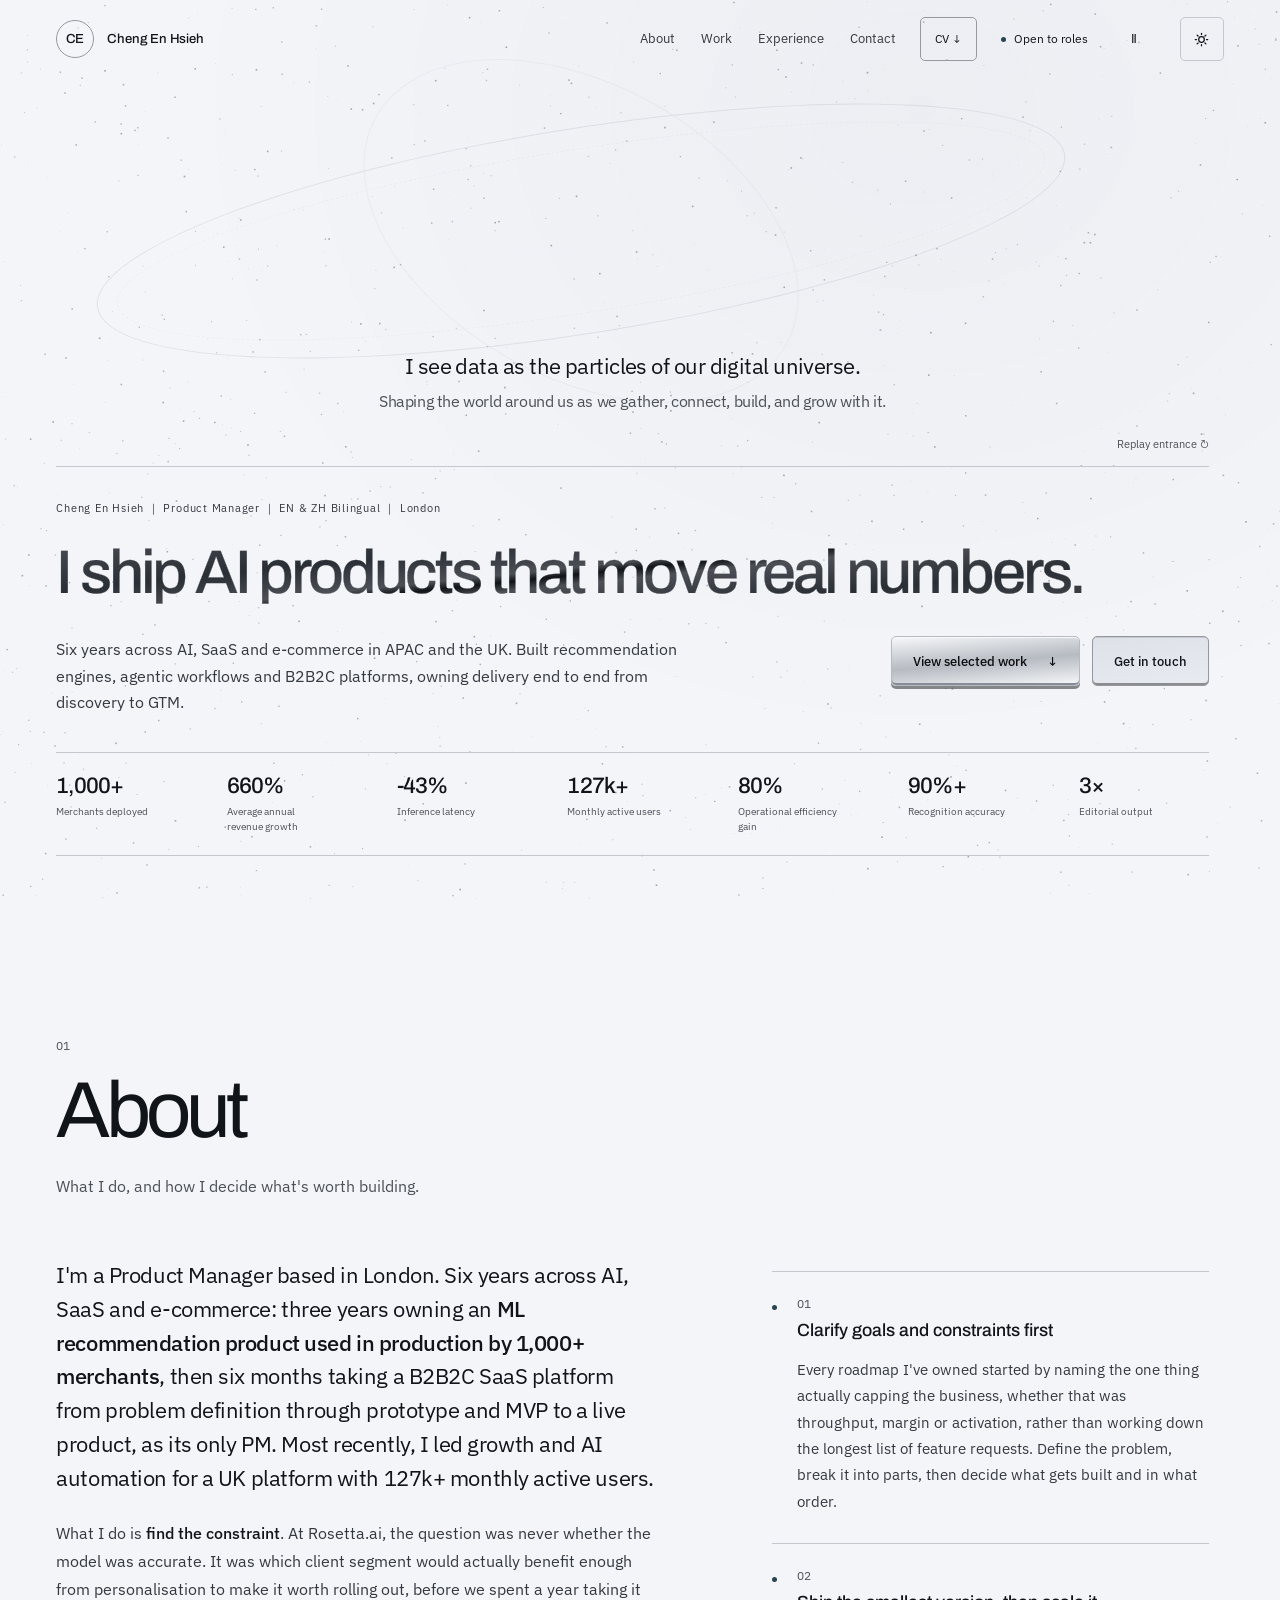
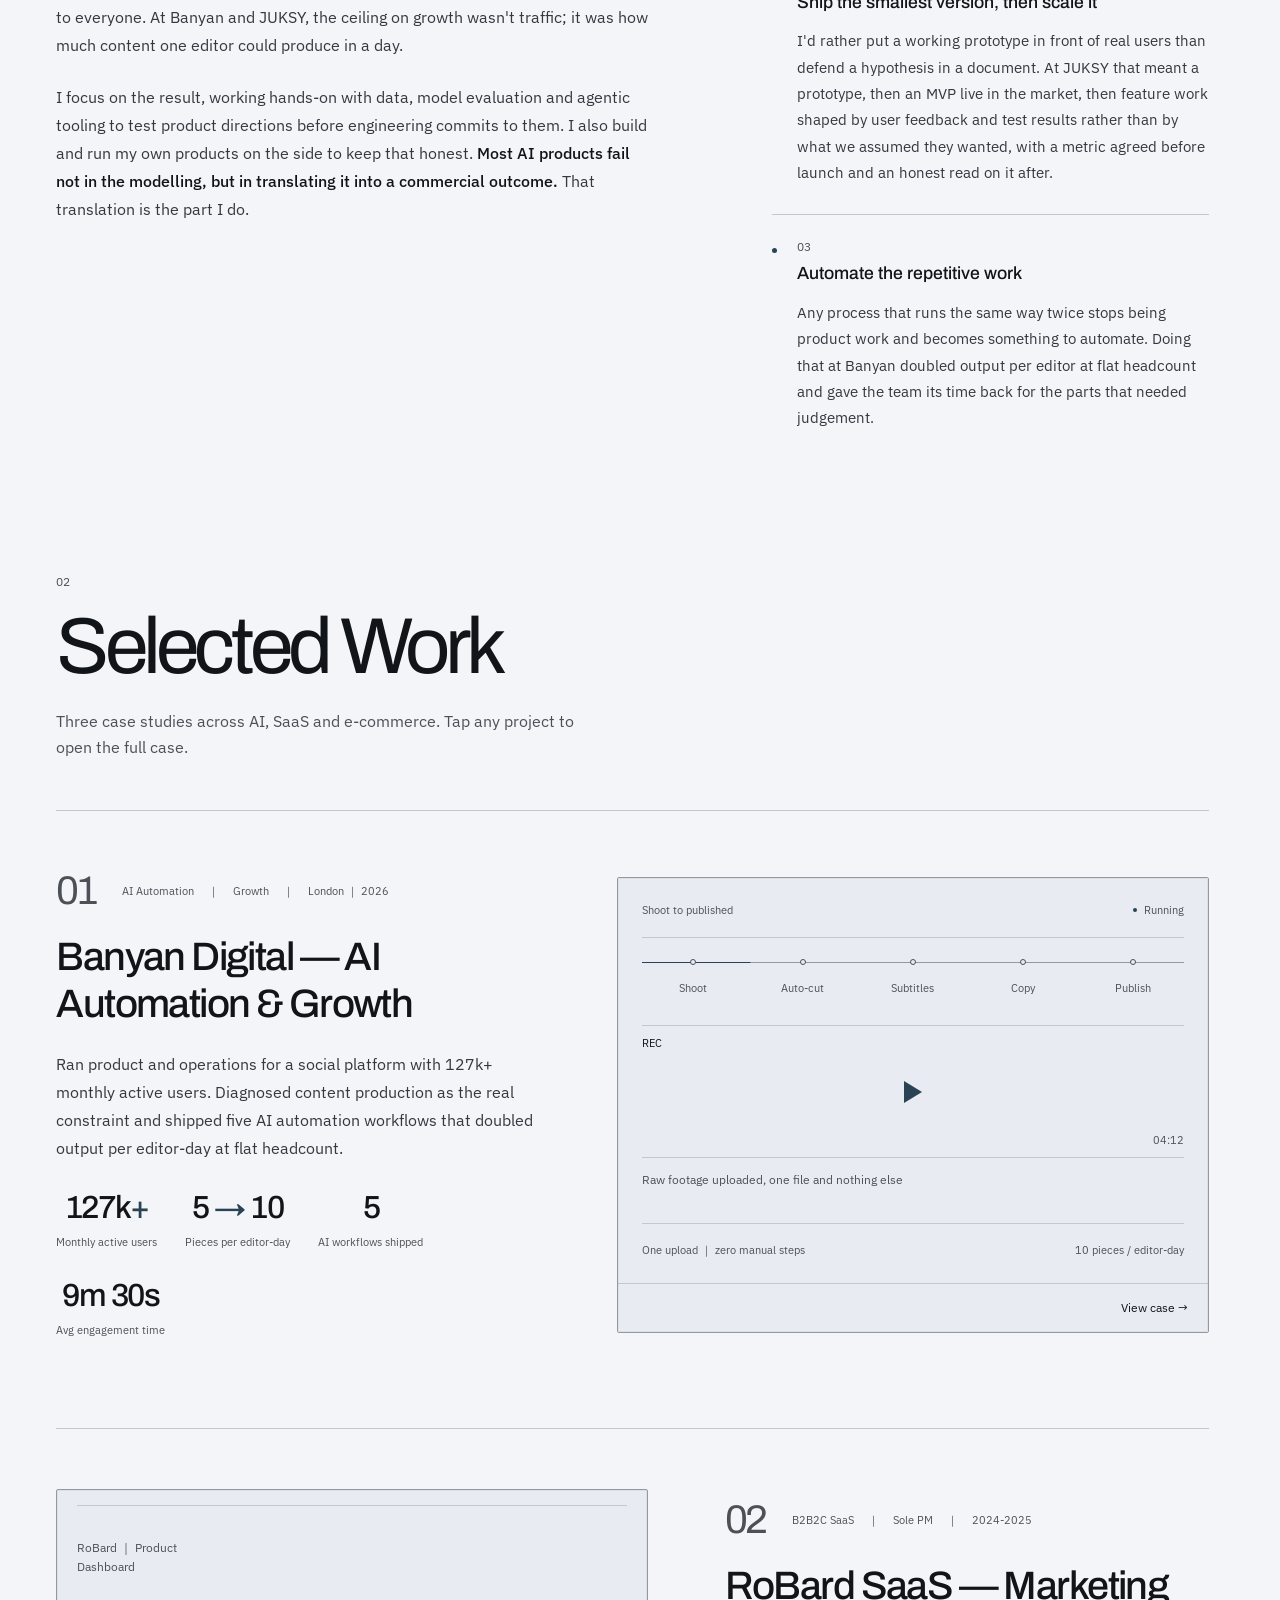
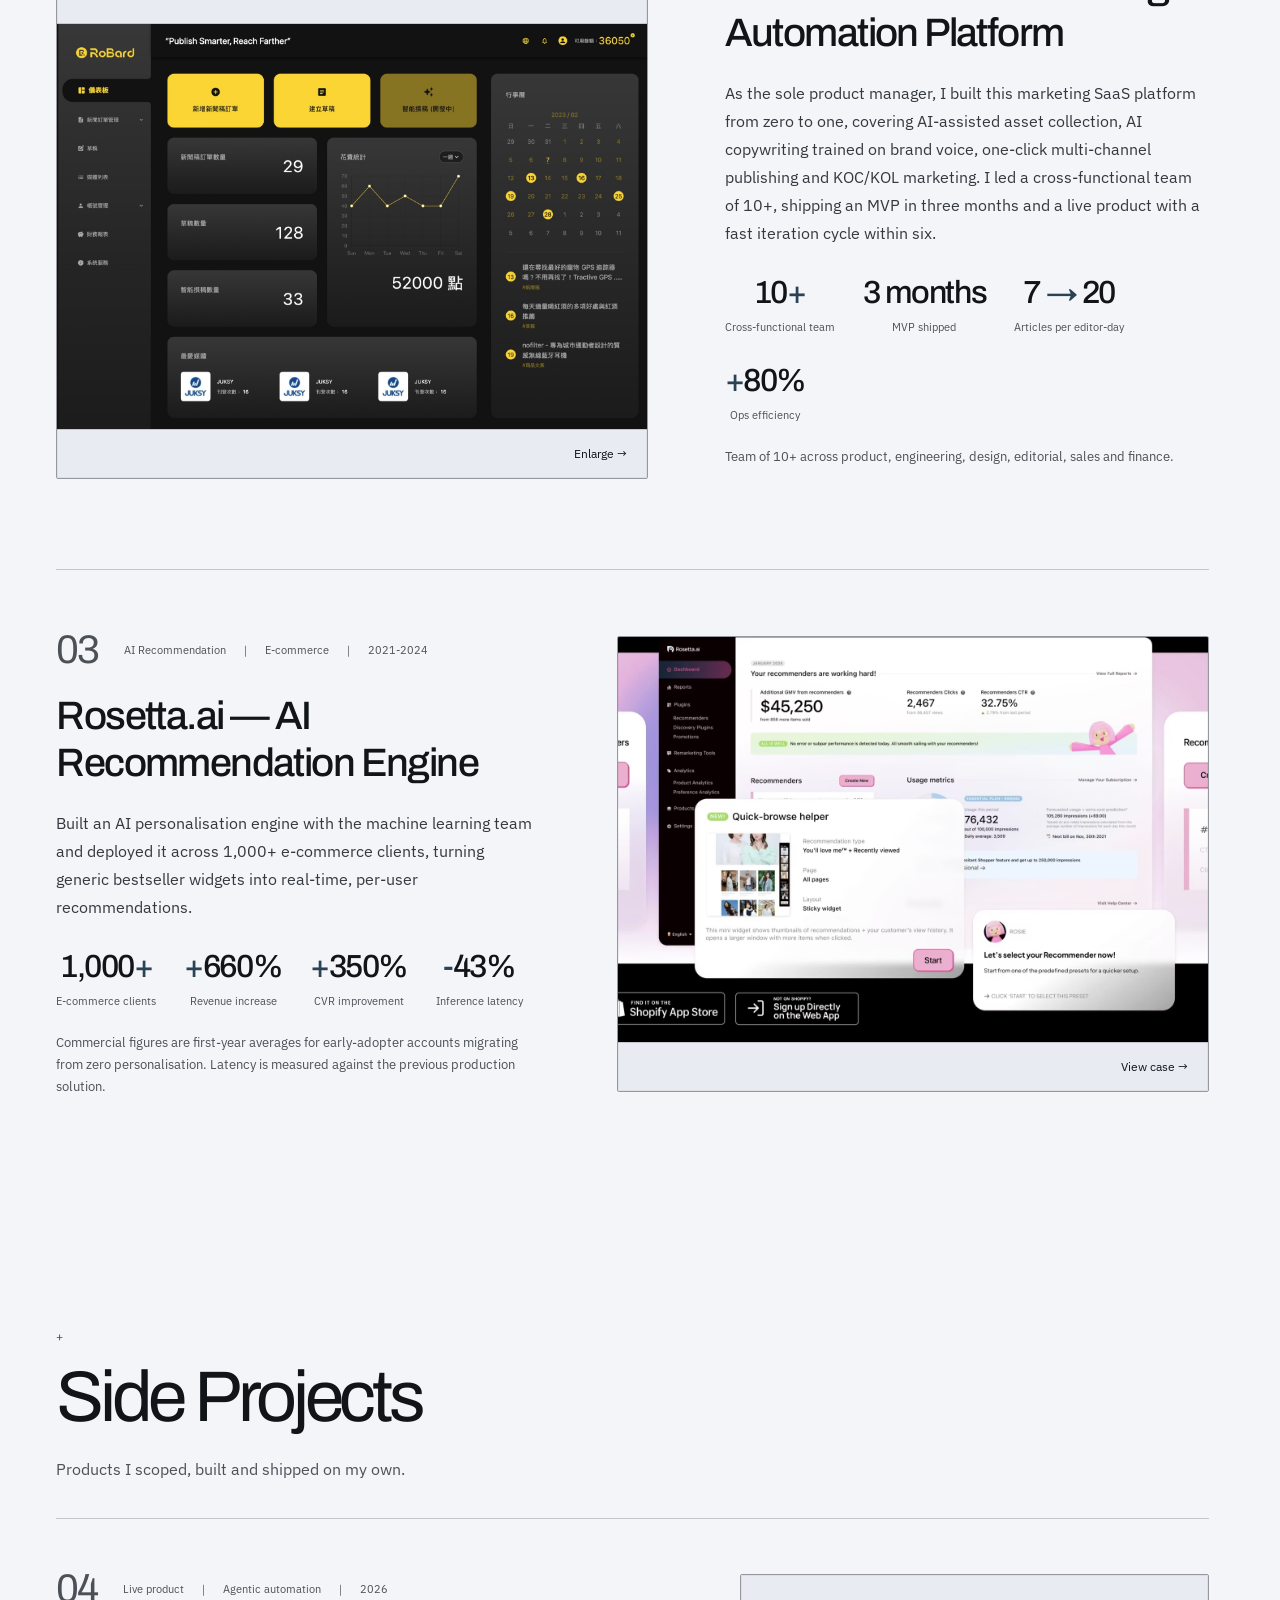
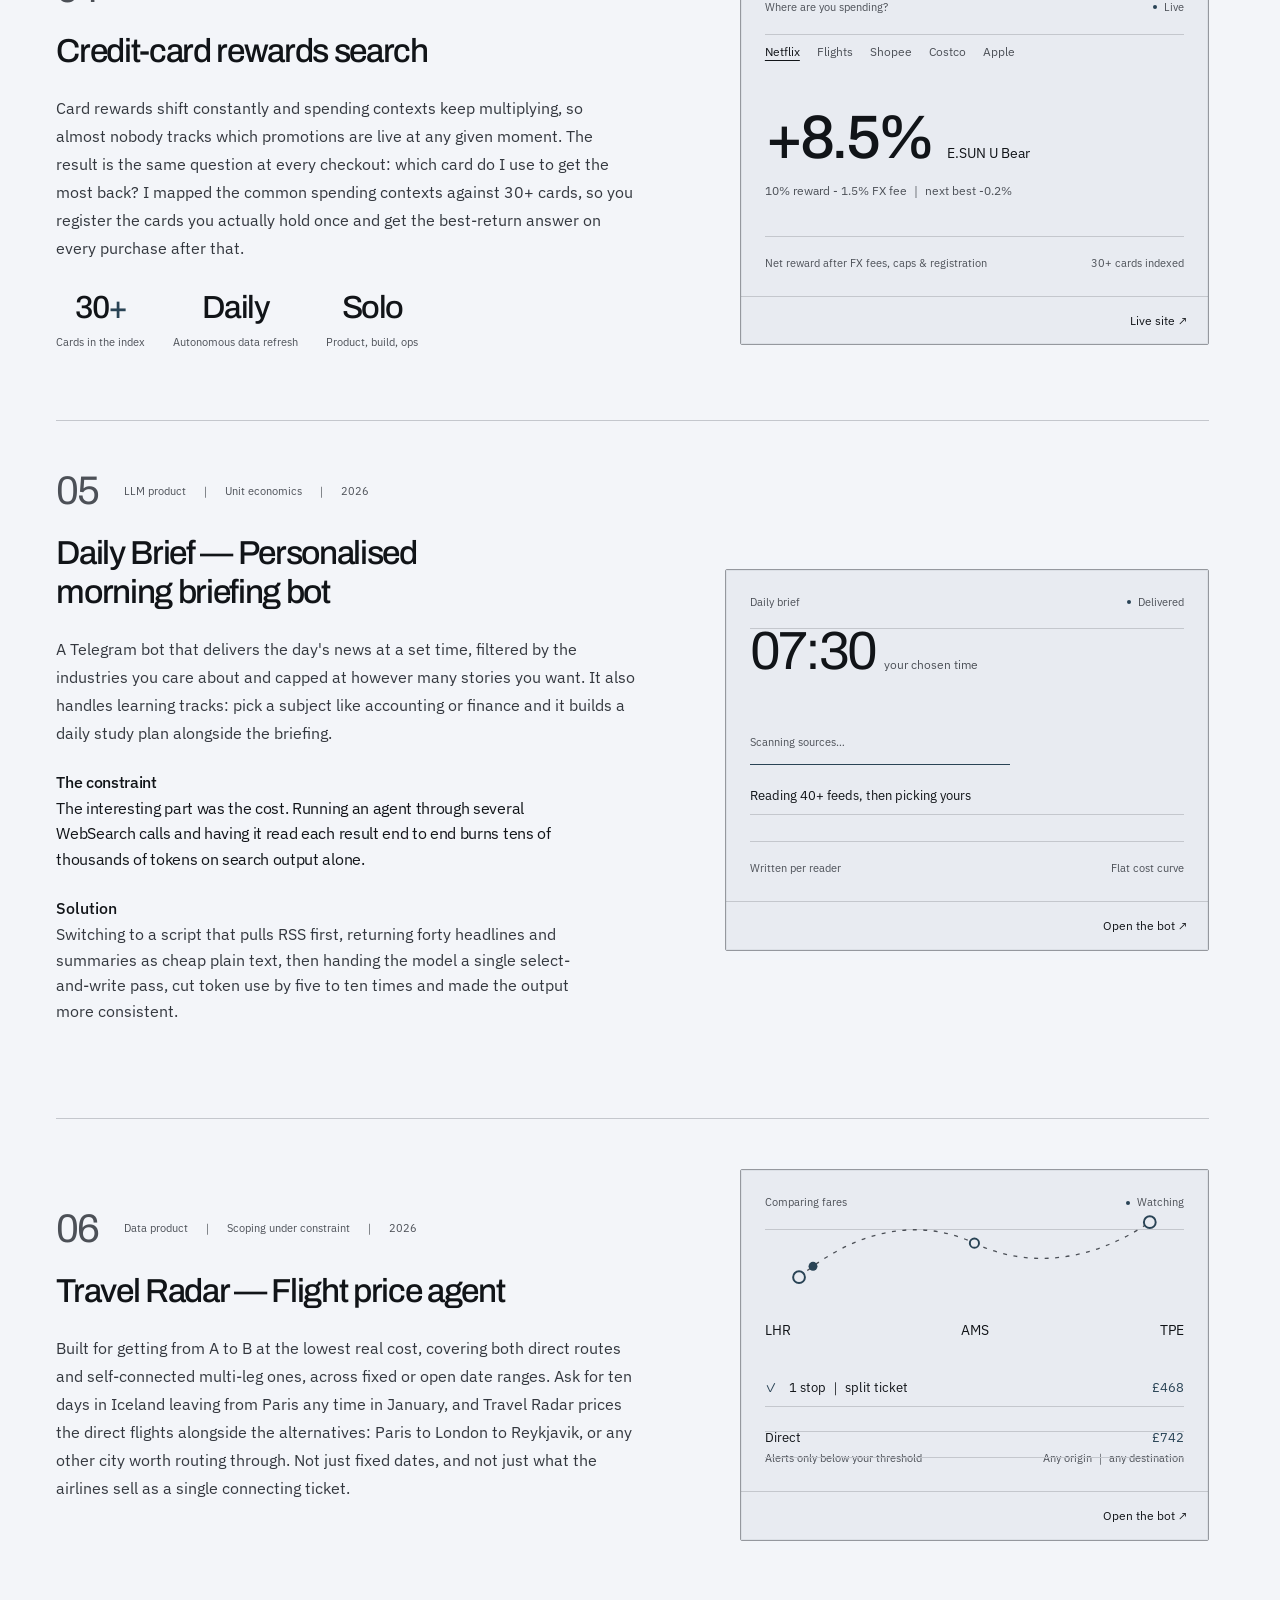
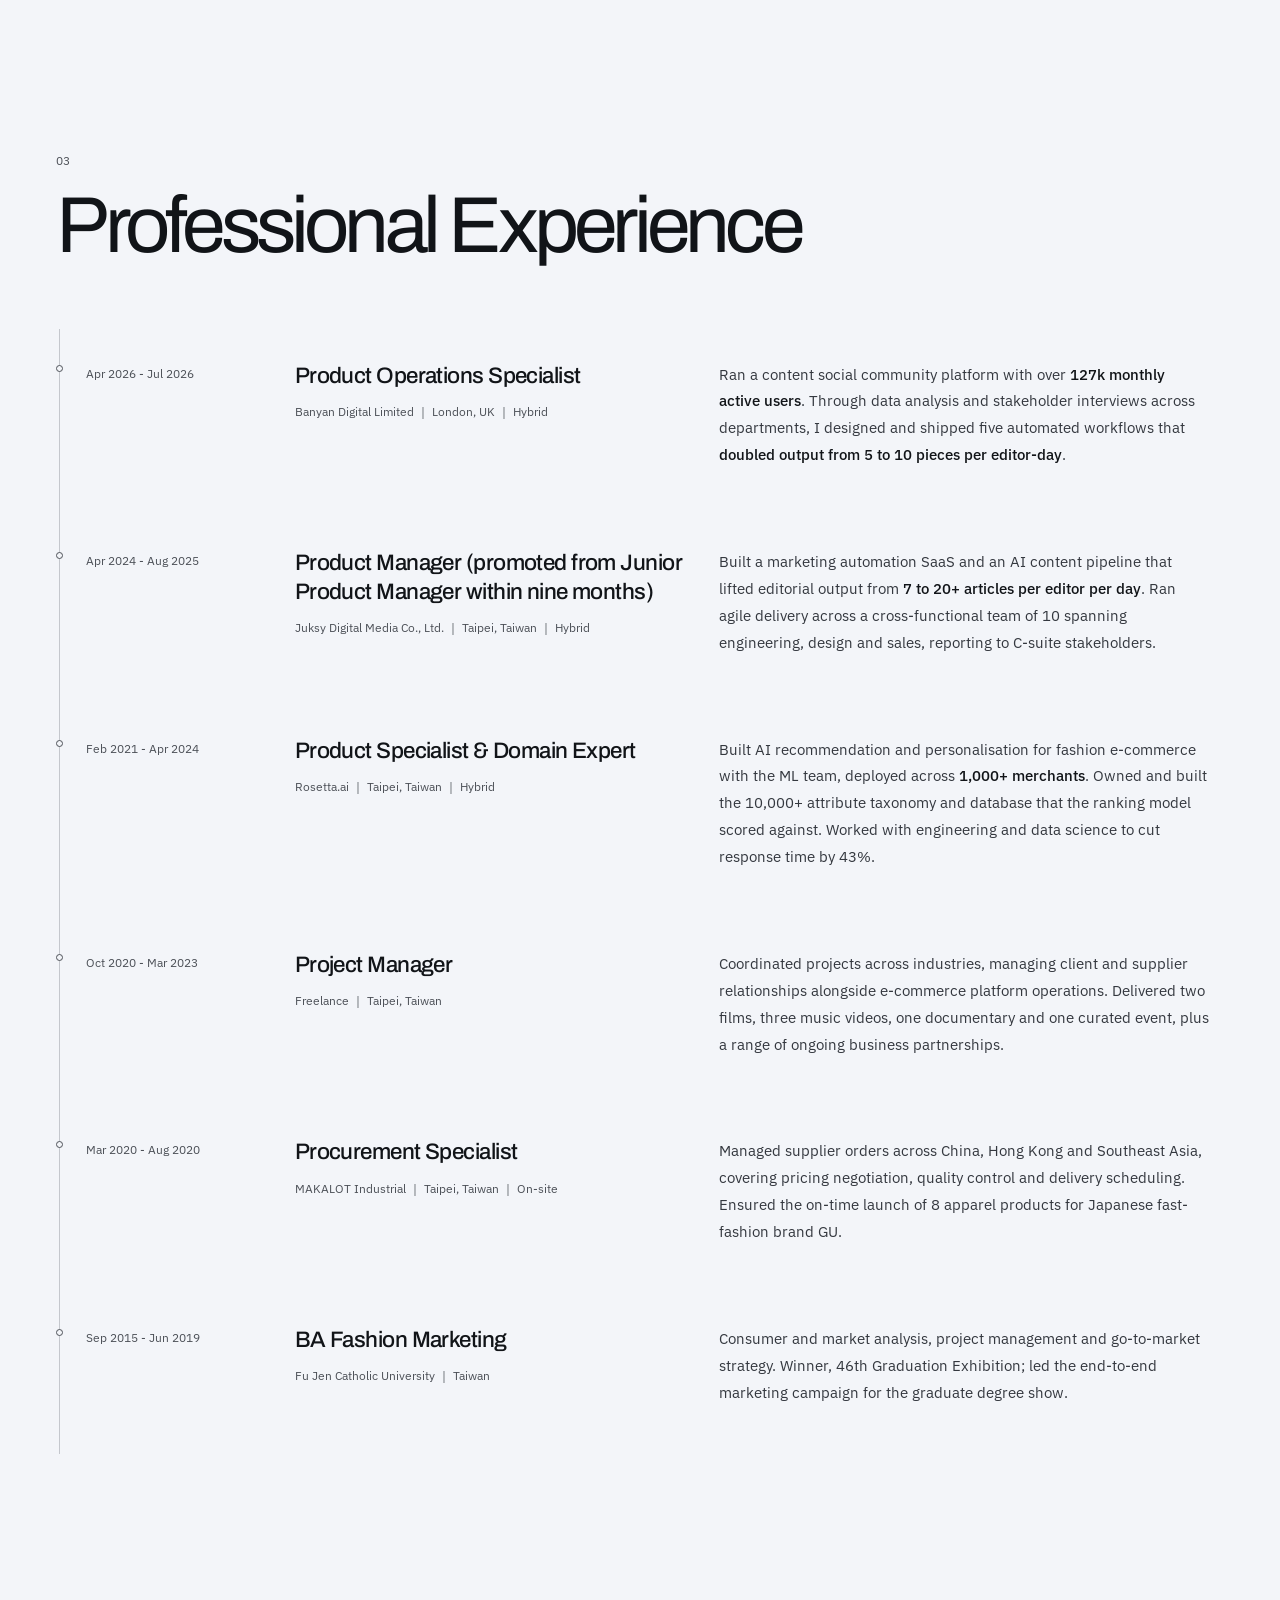
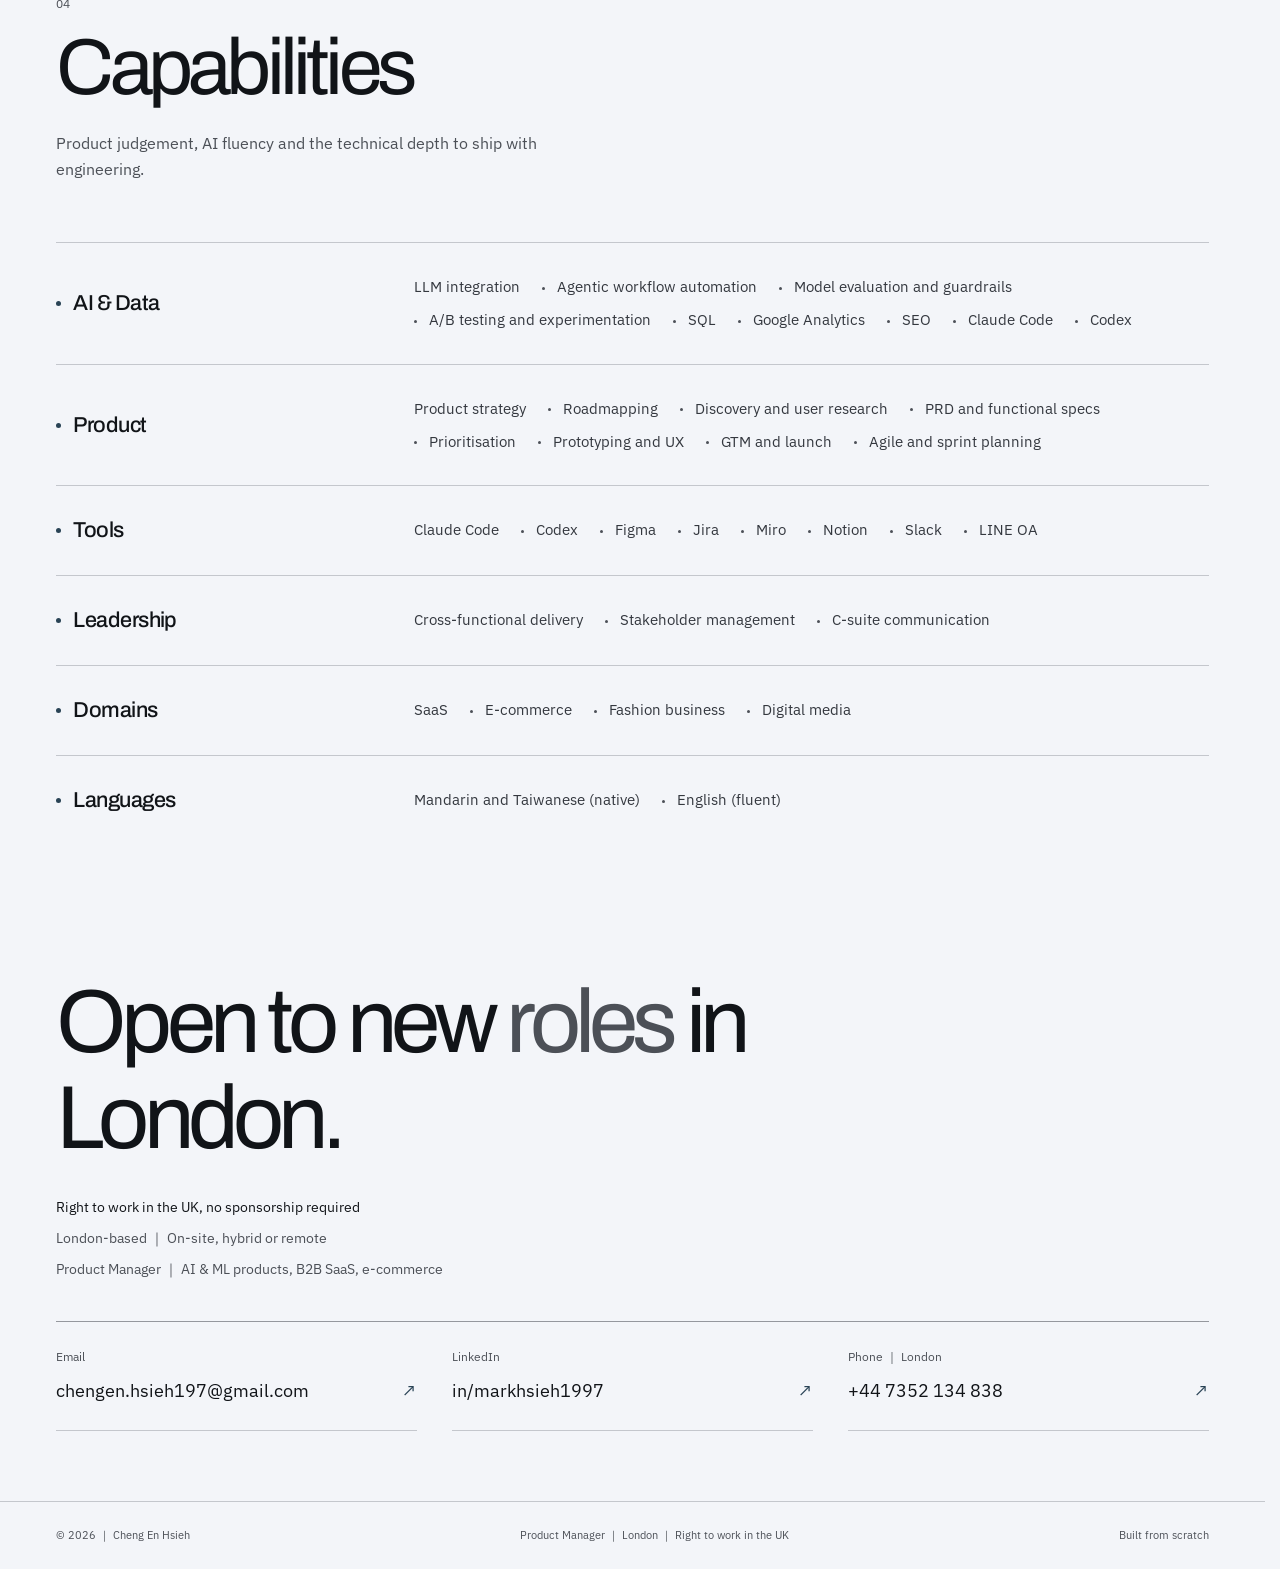
<file: prototype-codex.html>
<!DOCTYPE html>
<html lang="en-GB" data-theme="dark">
<head>
<meta charset="UTF-8">
<meta name="viewport" content="width=device-width, initial-scale=1.0">
<script>
try {
  const saved = localStorage.getItem('portfolio-prototype-theme') || localStorage.getItem('theme');
  document.documentElement.dataset.theme = saved === 'dark' || saved === 'light'
    ? saved : matchMedia('(prefers-color-scheme: dark)').matches ? 'dark' : 'light';
} catch {}
</script>
<meta name="google-site-verification" content="ofwrxtXsVwe7Dk4jibKsFmR4aLXEg1dRM9mNlYV2814" />

<!-- SEO -->
<title>Cheng En Hsieh — Product Manager, London | AI &amp; ML Products, B2B SaaS</title>
<meta name="description" content="Cheng En Hsieh is a Product Manager in London with six years across AI, SaaS and e-commerce in APAC and the UK. Built recommendation engines, agentic workflows and B2B2C platforms, owning delivery end to end from discovery to GTM. Right to work in the UK, no sponsorship required. Open to Product Manager roles in London.">
<meta name="author" content="Cheng En Hsieh">
<meta name="robots" content="noindex, follow">
<link rel="canonical" href="https://chennxie.com/">

<!-- Open Graph / Twitter -->
<meta property="og:type" content="website">
<meta property="og:url" content="https://chennxie.com/">
<meta property="og:title" content="Cheng En Hsieh — Product Manager, London">
<meta property="og:description" content="Product Manager, London. Six years across AI, SaaS and e-commerce in APAC and the UK, covering recommendation engines, agentic workflows and B2B2C platforms. Right to work in the UK.">
<meta property="og:image" content="https://chennxie.com/assets/og-cover.png">
<meta property="og:image:alt" content="Cheng En Hsieh — Product Manager portfolio">
<meta name="twitter:card" content="summary_large_image">
<meta name="twitter:title" content="Cheng En Hsieh — Product Manager, London">
<meta name="twitter:description" content="Product Manager, London. Six years across AI, SaaS and e-commerce in APAC and the UK. Right to work in the UK.">
<meta name="twitter:image" content="https://chennxie.com/assets/og-cover.png">

<link rel="icon" href="data:image/svg+xml,%3Csvg xmlns='http://www.w3.org/2000/svg' viewBox='0 0 32 32'%3E%3Crect width='32' height='32' rx='6' fill='%230B0B0C'/%3E%3Ctext x='16' y='23' font-family='Space Grotesk,Arial,sans-serif' font-weight='700' font-size='14' fill='%23F3F1EB' text-anchor='middle'%3ECE%3C/text%3E%3C/svg%3E">

<link rel="preconnect" href="https://fonts.googleapis.com">
<link rel="preconnect" href="https://fonts.gstatic.com" crossorigin>
<link href="https://fonts.googleapis.com/css2?family=Archivo:wght@400;500;600;700&family=IBM+Plex+Sans:wght@400;500;600&display=swap" rel="stylesheet">

<script type="application/ld+json">
{
  "@context": "https://schema.org",
  "@graph": [
    {
      "@type": "WebSite",
      "@id": "https://chennxie.com/#website",
      "url": "https://chennxie.com/",
      "name": "Cheng En Hsieh — Product Manager",
      "inLanguage": "en",
      "about": { "@id": "https://chennxie.com/#person" }
    },
    {
      "@type": "ProfilePage",
      "@id": "https://chennxie.com/#profilepage",
      "url": "https://chennxie.com/",
      "name": "Cheng En Hsieh — Product Manager in London",
      "isPartOf": { "@id": "https://chennxie.com/#website" },
      "mainEntity": { "@id": "https://chennxie.com/#person" },
      "primaryImageOfPage": "https://chennxie.com/assets/og-cover.png"
    },
    {
      "@type": "Person",
      "@id": "https://chennxie.com/#person",
      "name": "Cheng En Hsieh",
      "givenName": "Cheng En",
      "familyName": "Hsieh",
      "alternateName": ["Mark Hsieh", "Mark", "Cheng En, Hsieh"],
      "jobTitle": "Product Manager",
      "description": "Cheng En Hsieh is a Product Manager based in London with six years across AI, SaaS and e-commerce in APAC and the UK. Built recommendation engines, agentic workflows and B2B2C platforms, owning delivery end to end from discovery to GTM. Holds the right to work in the UK and requires no visa sponsorship. Open to Product Manager roles in London.",
      "url": "https://chennxie.com/",
      "image": "https://chennxie.com/assets/og-cover.png",
      "email": "mailto:chengen.hsieh197@gmail.com",
      "telephone": "+447352134838",
      "homeLocation": { "@type": "Place", "name": "London, United Kingdom" },
      "address": { "@type": "PostalAddress", "addressLocality": "London", "addressCountry": "GB" },
      "knowsLanguage": ["en", "zh-Hant"],
      "knowsAbout": ["Product Management", "AI Product Management", "LLM integration", "Agentic workflow automation", "Model evaluation and guardrails", "B2B SaaS", "B2B2C SaaS", "Machine Learning products", "Recommendation systems", "E-commerce", "Fashion business", "Digital media", "Product strategy", "Product roadmap", "Product discovery", "PRD writing", "Functional specification", "Prioritisation", "Prototyping and UX", "A/B experimentation", "SQL", "Go-to-Market strategy", "Stakeholder management", "C-suite communication", "Agile", "Sprint planning", "Google Analytics", "SEO", "Claude Code", "OpenAI Codex"],
      "alumniOf": { "@type": "CollegeOrUniversity", "name": "Fu Jen Catholic University" },
      "worksFor": { "@type": "Organization", "name": "Banyan Digital Limited" },
      "seeks": { "@type": "Demand", "name": "Product Manager roles in London (no visa sponsorship required)" },
      "sameAs": [
        "https://www.linkedin.com/in/markhsieh1997/",
        "https://github.com/mmmxie"
      ]
    }
  ]
}
</script>

<link rel="stylesheet" href="tokens.css">
<link rel="stylesheet" href="prototype-assets/portfolio.css">
<script src="prototype-assets/portfolio.js" defer></script>
</head>
<body>

<canvas class="field-canvas" id="fieldCanvas" aria-hidden="true"></canvas>
<div class="grain" aria-hidden="true"></div>
<a href="#work" class="skip">Skip to work</a>
<div class="progress" aria-hidden="true"></div>

<nav aria-label="Main navigation">
  <a href="#top" class="brand" data-cursor><b>CE</b><span>Cheng En Hsieh</span></a>
  <div class="nav-r">
    <button class="menu-toggle" id="menuToggle" aria-expanded="false" aria-controls="navLinks" hidden>Menu <span aria-hidden="true">＋</span></button>
    <div class="nav-links-group" id="navLinks">
      <a href="#about" class="nav-link">About</a>
      <a href="#work" class="nav-link">Work</a>
      <a href="#experience" class="nav-link">Experience</a>
      <a href="#contact" class="nav-link">Contact</a>
    </div>
    <a class="nav-cv" href="assets/Cheng-En-Hsieh-CV-Product-Manager.pdf" target="_blank" rel="noopener" data-cursor>CV ↓</a>
    <span class="pill"><span class="dot"></span><span class="lbl">Open to roles</span></span>
    <button class="motion-toggle" id="motionToggle" aria-pressed="false" hidden><span aria-hidden="true">Ⅱ</span><span class="motion-label">Pause motion</span></button>
    <button class="theme-btn" id="theme" aria-label="Toggle dark mode" data-cursor hidden>
      <svg width="15" height="15" viewBox="0 0 24 24" fill="none" stroke="currentColor" stroke-width="2" stroke-linecap="round"><circle cx="12" cy="12" r="4.5"/><path d="M12 2v2M12 20v2M4 12H2M22 12h-2M5 5l1.5 1.5M17.5 17.5L19 19M19 5l-1.5 1.5M6.5 17.5L5 19"/></svg>
    </button>
  </div>
</nav>

<main id="top">
<!-- ============ HERO ============ -->
<header class="hero wrap">
  <div class="intro-stage" id="introStage">
    <div class="orbit-mark" aria-hidden="true"><i></i><i></i><i></i></div>
    <p class="intro-name" id="introName">CHENG EN HSIEH</p>
    <div class="intro-message" id="introMessage">
      <p>I see data as the particles of our digital universe.</p>
      <p>Shaping the world around us as we gather, connect, build, and grow with it.</p>
    </div>
    <div class="stage-foot"><button id="replayIntro" hidden>Replay entrance <span aria-hidden="true">↻</span></button></div>
  </div>
  <h1>
    <span class="hero-name">Cheng En Hsieh ｜ Product Manager ｜ EN &amp; ZH Bilingual ｜ London</span>
    <span class="hero-statement">I ship <span class="em">AI products</span> that move real numbers.</span>
  </h1>
  <div class="hero-support">
  <p class="hero-sub">Six years across AI, SaaS and e-commerce in APAC and the UK. Built recommendation engines, agentic workflows and B2B2C platforms, owning delivery end to end from discovery to GTM.</p>
  <div class="hero-cta-row">
    <a href="#work" class="btn solid">View selected work <span class="ar">↓</span></a>
    <a href="mailto:chengen.hsieh197@gmail.com" class="btn ghost">Get in touch</a>
  </div>
  </div>
  <div class="ticker" aria-hidden="true">
    <div class="ticker-track">
      <span class="ti"><span class="num">1,000+</span><span class="lbl">Merchants deployed</span></span>
      <span class="ti"><span class="num">660%</span><span class="lbl">Average annual revenue growth</span></span>
      <span class="ti"><span class="num">-43%</span><span class="lbl">Inference latency</span></span>
      <span class="ti"><span class="num">127k+</span><span class="lbl">Monthly active users</span></span>
      <span class="ti"><span class="num">80%</span><span class="lbl">Operational efficiency gain</span></span>
      <span class="ti"><span class="num">90%+</span><span class="lbl">Recognition accuracy</span></span>
      <span class="ti"><span class="num">3×</span><span class="lbl">Editorial output</span></span>
      <span class="ti"><span class="num">1,000+</span><span class="lbl">Merchants deployed</span></span>
      <span class="ti"><span class="num">660%</span><span class="lbl">Average annual revenue growth</span></span>
      <span class="ti"><span class="num">-43%</span><span class="lbl">Inference latency</span></span>
      <span class="ti"><span class="num">127k+</span><span class="lbl">Monthly active users</span></span>
      <span class="ti"><span class="num">80%</span><span class="lbl">Operational efficiency gain</span></span>
      <span class="ti"><span class="num">90%+</span><span class="lbl">Recognition accuracy</span></span>
      <span class="ti"><span class="num">3×</span><span class="lbl">Editorial output</span></span>
      <span class="ti"><span class="num">1,000+</span><span class="lbl">Merchants deployed</span></span>
      <span class="ti"><span class="num">660%</span><span class="lbl">Average annual revenue growth</span></span>
      <span class="ti"><span class="num">-43%</span><span class="lbl">Inference latency</span></span>
      <span class="ti"><span class="num">127k+</span><span class="lbl">Monthly active users</span></span>
      <span class="ti"><span class="num">80%</span><span class="lbl">Operational efficiency gain</span></span>
      <span class="ti"><span class="num">90%+</span><span class="lbl">Recognition accuracy</span></span>
      <span class="ti"><span class="num">3×</span><span class="lbl">Editorial output</span></span>
    </div>
  </div>
</header>


<!-- ============ ABOUT ============ -->
<section id="about" class="wrap">
  <div class="sec-head rv">
    <span class="sec-idx">01</span>
    <h2 class="sec-title">About</h2>
    <p class="sec-note">What I do, and how I decide what's worth building.</p>
  </div>
  <div class="about-grid">
    <div class="about-copy rv">
      <p>I'm a Product Manager based in London. Six years across AI, SaaS and e-commerce: three years owning an <strong>ML recommendation product used in production by 1,000+ merchants</strong>, then six months taking a B2B2C SaaS platform from problem definition through prototype and MVP to a live product, as its only PM. Most recently, I led growth and AI automation for a UK platform with 127k+ monthly active users.</p>
      <p>What I do is <strong>find the constraint</strong>. At Rosetta.ai, the question was never whether the model was accurate. It was which client segment would actually benefit enough from personalisation to make it worth rolling out, before we spent a year taking it to everyone. At Banyan and JUKSY, the ceiling on growth wasn't traffic; it was how much content one editor could produce in a day.</p>
      <p>I focus on the result, working hands-on with data, model evaluation and agentic tooling to test product directions before engineering commits to them. I also build and run my own products on the side to keep that honest. <strong>Most AI products fail not in the modelling, but in translating it into a commercial outcome.</strong> That translation is the part I do.</p>
    </div>
    <ul class="princ rv">
      <li>
        <h3><i>01</i>Clarify goals and constraints first</h3>
        <p>Every roadmap I've owned started by naming the one thing actually capping the business, whether that was throughput, margin or activation, rather than working down the longest list of feature requests. Define the problem, break it into parts, then decide what gets built and in what order.</p>
      </li>
      <li>
        <h3><i>02</i>Ship the smallest version, then scale it</h3>
        <p>I'd rather put a working prototype in front of real users than defend a hypothesis in a document. At JUKSY that meant a prototype, then an MVP live in the market, then feature work shaped by user feedback and test results rather than by what we assumed they wanted, with a metric agreed before launch and an honest read on it after.</p>
      </li>
      <li>
        <h3><i>03</i>Automate the repetitive work</h3>
        <p>Any process that runs the same way twice stops being product work and becomes something to automate. Doing that at Banyan doubled output per editor at flat headcount and gave the team its time back for the parts that needed judgement.</p>
      </li>
    </ul>
  </div>
</section>

<!-- ============ WORK ============ -->
<section id="work" class="wrap">
  <div class="sec-head rv">
    <span class="sec-idx">02</span>
    <h2 class="sec-title">Selected Work</h2>
    <p class="sec-note">Three case studies across AI, SaaS and e-commerce. Tap any project to open the full case.</p>
  </div>

  <!-- CASE 1 — Banyan Digital -->
  <article class="case rv">
    <div class="case-grid">
      <div class="case-info">
        <div class="case-meta"><span class="case-no">01</span><span class="tag">AI Automation</span><span class="tag">Growth</span><span class="tag">London ｜ 2026</span></div>
        <h3>Banyan Digital — AI Automation &amp; Growth</h3>
        <p class="case-lead">Ran product and operations for a social platform with 127k+ monthly active users. Diagnosed content production as the real constraint and shipped five AI automation workflows that doubled output per editor-day at flat headcount.</p>
        <div class="metrics">
          <div class="metric-row">
            <div class="metric"><div class="v">127k<span class="s">+</span></div><div class="k">Monthly active users</div></div>
            <div class="metric"><div class="v">5 <span class="s">→</span> 10</div><div class="k">Pieces per editor-day</div></div>
            <div class="metric"><div class="v" data-count="5">5</div><div class="k">AI workflows shipped</div></div>
            <div class="metric"><div class="v">9m 30s</div><div class="k">Avg engagement time</div></div>
          </div>
        </div>
      </div>
      <button class="visual clickable" data-open data-cta="View case">
        <div class="cover demo">
          <div class="demo-head"><span>Shoot to published</span><span class="live"><i></i>Running</span></div>
          <div class="demo-body pipe">
            <div class="rail">
              <span class="rail-fill"></span>
              <span class="st">Shoot</span><span class="st">Auto-cut</span><span class="st">Subtitles</span><span class="st">Copy</span><span class="st">Publish</span>
            </div>
            <div class="screen">
              <div class="scene sc">
                <div class="film"><span class="play"></span><span class="rec"><i></i>REC</span><span class="dur">04:12</span></div>
                <div class="frame-note">Raw footage uploaded, one file and nothing else</div>
              </div>
              <div class="scene sc">
                <div class="tlstrip"><i></i><i class="cut"></i><i></i><i></i><i class="cut"></i><i></i><i></i><i class="cut"></i><i></i><i></i><span class="head"></span></div>
                <div class="sc-stat"><b>04:12</b> <span class="ar">→</span> <b>00:48</b> <span>14 cuts ｜ silences and retakes removed</span></div>
                <div class="frame-note">Auto-cut to the moments that hold attention</div>
              </div>
              <div class="scene sc">
                <div class="capbar"><span>Three things that changed how we ship…</span></div>
                <div class="capbar b"><span>…and the one we stopped doing entirely.</span></div>
                <div class="frame-note">Burned-in captions, word-level timing, EN</div>
              </div>
              <div class="scene sc">
                <div class="lines"><i></i><i></i><i></i></div>
                <div class="sc-stat"><span>Hook ｜ caption ｜ title ｜ alt text</span></div>
                <div class="frame-note">Copy drafted in brand voice, editor approves</div>
              </div>
              <div class="scene sc">
                <div class="chans"><span class="ch">Reels</span><span class="ch">Shorts</span><span class="ch">TikTok</span><span class="ch">Web</span></div>
                <div class="sc-stat"><b>4 formats</b> <span>from one shoot ｜ scheduled 07:00</span></div>
                <div class="frame-note">Published, then measured in the feedback loop</div>
              </div>
            </div>
          </div>
          <div class="demo-foot"><span>One upload ｜ zero manual steps</span><span>10 pieces / editor-day</span></div>
        </div>
        <span class="v-badge">View case →</span>
        <span class="v-cta"><span>View case <em style="font-style:normal">↗</em></span></span>
      </button>
    </div>
    <div class="case-more" hidden>
      <div class="more-text"><div class="dl">
        <div><h4>Challenge</h4><p>Publishing velocity was capped by manual content production, not by demand or traffic. Hiring more editors would have worked, but cost would have scaled linearly with output.</p></div>
        <div><h4>What I did</h4><p>Identified content production as the binding constraint, then designed and shipped five AI automation workflows on Claude Code and Codex, spanning research and asset collection, content and visual generation, automated video editing, distribution, and a data feedback loop. In parallel I owned the acquisition, activation and conversion roadmap, prioritising by engagement quality over raw traffic, and rebuilt SEO and GA4 measurement around behavioural funnels.</p></div>
        <div><h4>Outcome</h4><p>Multi-format output (copy, cover images, video, image editing) doubled from 5 to 10 pieces per editor-day at flat headcount.</p></div>
        <div class="lb-stack"><span>Claude Code</span><span>OpenAI Codex</span><span>Agentic Workflow Automation</span><span>Google Analytics</span><span>SEO</span></div>
      </div></div>
    </div>
  </article>

  <!-- CASE 2 — RoBard -->
  <article class="case rv">
    <div class="case-grid">
      <div class="case-info">
        <div class="case-meta"><span class="case-no">02</span><span class="tag">B2B2C SaaS</span><span class="tag">Sole PM</span><span class="tag">2024-2025</span></div>
        <h3>RoBard SaaS — Marketing Automation Platform</h3>
        <p class="case-lead">As the sole product manager, I built this marketing SaaS platform from zero to one, covering AI-assisted asset collection, AI copywriting trained on brand voice, one-click multi-channel publishing and KOC/KOL marketing. I led a cross-functional team of 10+, shipping an MVP in three months and a live product with a fast iteration cycle within six.</p>
        <div class="metrics">
          <div class="metric-row">
            <div class="metric"><div class="v">10<span class="s">+</span></div><div class="k">Cross-functional team</div></div>
            <div class="metric"><div class="v" data-count="3" data-suffix=" months">3 months</div><div class="k">MVP shipped</div></div>
            <div class="metric"><div class="v">7 <span class="s">→</span> 20</div><div class="k">Articles per editor-day</div></div>
            <div class="metric"><div class="v" data-count="80" data-suffix="%"><span class="s">+</span>80%</div><div class="k">Ops efficiency</div></div>
          </div>
          <p class="metrics-note">Team of 10+ across product, engineering, design, editorial, sales and finance.</p>
        </div>
      </div>
      <button class="visual clickable" data-open data-cta="View artefacts">
        <div class="frame"><i></i><i></i><i></i><span class="cap">RoBard ｜ Product Dashboard</span></div>
        <div class="shot"><img src="assets/robard-dashboard.jpg" alt="RoBard marketing-automation SaaS product dashboard, designed in Figma" loading="lazy" decoding="async"></div>
        <span class="v-badge">Enlarge →</span>
        <span class="v-cta"><span>View artefacts <em style="font-style:normal">↗</em></span></span>
      </button>
    </div>
    <div class="case-more" hidden>
      <div class="more-media"><img src="assets/robard-dashboard.jpg" alt="RoBard product dashboard, designed in Figma" loading="lazy" decoding="async"><img src="assets/img_1.jpg" alt="RoBard full function map" loading="lazy" decoding="async"><img src="assets/img_2.jpg" alt="RoBard SaaS PRD" loading="lazy" decoding="async"></div>
      <div class="more-text"><div class="dl">
        <div><h4>Challenge</h4><p>JUKSY's editorial and marketing teams were stuck writing press releases by hand, and revenue growth depended on raising output. Coordination cost was high too: there was no single platform for managing releases, tracking orders, approvals and payments, or seeing publication status across channels.</p></div>
        <div><h4>Solution</h4><p>A three-sided platform connecting brands, media channels and JUKSY as the operator, automating the full path from order to publication. Brands raise an order on the platform, including AI-drafted copy and channel selection, which then moves through sales and editorial for review, revision and publishing, then client sign-off and close, with tracking available throughout.</p></div>
        <div><h4>Running it on ourselves</h4><p>The same AI copywriting engine shipped to brands also ran JUKSY's own newsroom, extended with SEO keyword research and a brand-voice layer built on the archive of articles we had published over the years. Output went from 7 to 20 articles per editor per day, with human editorial review on every piece.</p></div>
        <div><h4>Delivered</h4><p>Defined and executed the product roadmap against long-term business goals, covering PRD and UX, LLM API integration, and the negotiation and integration of a third-party payment system. Operational efficiency improved by 80%, lifting revenue while cutting management overhead.</p></div>
        <div class="lb-stack"><span>Figma</span><span>Jira</span><span>AWS</span><span>ChatGPT API</span><span>Claude API</span><span>Google Sheets</span><span>LINE OA</span><span>ECPay</span></div>
      </div></div>
    </div>
  </article>

  <!-- CASE 3 — Rosetta.ai -->
  <article class="case rv">
    <div class="case-grid">
      <div class="case-info">
        <div class="case-meta"><span class="case-no">03</span><span class="tag">AI Recommendation</span><span class="tag">E-commerce</span><span class="tag">2021-2024</span></div>
        <h3>Rosetta.ai — AI Recommendation Engine</h3>
        <p class="case-lead">Built an AI personalisation engine with the machine learning team and deployed it across 1,000+ e-commerce clients, turning generic bestseller widgets into real-time, per-user recommendations.</p>
        <div class="metrics">
          <div class="metric-row">
            <div class="metric"><div class="v">1,000<span class="s">+</span></div><div class="k">E-commerce clients</div></div>
            <div class="metric"><div class="v" data-count="660" data-suffix="%"><span class="s">+</span>660%</div><div class="k">Revenue increase</div></div>
            <div class="metric"><div class="v" data-count="350" data-suffix="%"><span class="s">+</span>350%</div><div class="k">CVR improvement</div></div>
            <div class="metric"><div class="v" data-count="43" data-suffix="%"><span class="s">-</span>43%</div><div class="k">Inference latency</div></div>
          </div>
          <p class="metrics-note">Commercial figures are first-year averages for early-adopter accounts migrating from zero personalisation. Latency is measured against the previous production solution.</p>
        </div>
      </div>
      <button class="visual clickable" data-open data-cta="View case">
        <div class="shot"><img src="assets/rosetta.jpg" alt="Rosetta.ai AI recommendation engine dashboard — additional GMV, recommender clicks and CTR" loading="lazy" decoding="async"></div>
        <span class="v-badge">View case →</span>
        <span class="v-cta"><span>View case <em style="font-style:normal">↗</em></span></span>
      </button>
    </div>
    <div class="case-more" hidden>
      <div class="more-media"><img src="assets/rosetta.jpg" alt="Rosetta.ai recommendation engine dashboard" loading="lazy" decoding="async"></div>
      <div class="more-text"><div class="dl">
        <div><h4>Challenge</h4><p>Clients relied on generic bestseller and frequently-bought-together widgets that ignored individual style preference. In fashion this fails harder than in most categories: catalogues turn over every season, and what a shopper buys depends on taste rather than spec, so popularity-based merchandising surfaces the wrong things to almost everyone. The result was poor discovery, low AOV and high product-page bounce.</p></div>
        <div><h4>My role</h4><p>As Product Specialist and fashion domain expert I owned the lifecycle: defining model requirements with data science, building the data infrastructure, designing the A/B testing framework, and coordinating rollout across 1,000+ merchants. I built the 10,000+ attribute taxonomy and database from consumer research across the fashion industry, which lifted product recognition accuracy from 40% to 90%+ across all categories and gave the ranking model its benchmark. The engine reads browsing patterns, style affinity and purchase intent to surface per-user recommendations in real time, at 43% lower inference latency than the previous production solution.</p></div>
        <div><h4>Outcome</h4><p>Merchants moved from static merchandising to per-user discovery. Early-adopter accounts migrating from zero personalisation saw revenue grow 660% and conversion rate 350% within their first year, with inference latency 43% below the previous production solution.</p></div>
        <div class="lb-stack"><span>Data analysis</span><span>Data infrastructure</span><span>Machine learning</span><span>A/B testing</span><span>Product lifecycle</span></div>
      </div></div>
    </div>
  </article>

  </section>
  <section id="projects" class="wrap side-projects">
  <!-- Side projects -->
  <div class="sec-head rv" >
    <span class="sec-idx">+</span>
    <h2 class="sec-title">Side Projects</h2>
    <p class="sec-note">Products I scoped, built and shipped on my own.</p>
  </div>
  <article class="case rv">
    <div class="case-grid">
      <div class="case-info">
        <div class="case-meta"><span class="case-no">04</span><span class="tag">Live product</span><span class="tag">Agentic automation</span><span class="tag">2026</span></div>
        <h3>Credit-card rewards search</h3>
        <p class="case-lead">Card rewards shift constantly and spending contexts keep multiplying, so almost nobody tracks which promotions are live at any given moment. The result is the same question at every checkout: which card do I use to get the most back? I mapped the common spending contexts against 30+ cards, so you register the cards you actually hold once and get the best-return answer on every purchase after that.</p>
        <div class="metrics">
          <div class="metric-row">
            <div class="metric"><div class="v">30<span class="s">+</span></div><div class="k">Cards in the index</div></div>
            <div class="metric"><div class="v">Daily</div><div class="k">Autonomous data refresh</div></div>
            <div class="metric"><div class="v">Solo</div><div class="k">Product, build, ops</div></div>
          </div>
        </div>
      </div>
      <a class="visual clickable" href="https://chennxie.com/shuaka-shenqi/" target="_blank" rel="noopener" data-cta="Open the tool">
        <div class="cover demo">
          <div class="demo-head"><span>Where are you spending?</span><span class="live"><i></i>Live</span></div>
          <div class="demo-body pickers">
            <div class="merchants">
              <span class="mc">Netflix</span><span class="mc">Flights</span><span class="mc">Shopee</span><span class="mc">Costco</span><span class="mc">Apple</span>
            </div>
            <div class="picks">
              <div class="scene sc"><div class="pick"><span class="pct">+8.5%</span><span class="pk">E.SUN U Bear</span></div><div class="next">10% reward - 1.5% FX fee ｜ next best -0.2%</div></div>
              <div class="scene sc"><div class="pick"><span class="pct">+4.5%</span><span class="pk">SinoPac Dual Currency</span></div><div class="next">6% reward - 1.5% FX fee ｜ next best +1.5%</div></div>
              <div class="scene sc"><div class="pick"><span class="pct">+3.0%</span><span class="pk">Cathay CUBE</span></div><div class="next">Domestic, no FX fee ｜ next best +2.0%</div></div>
              <div class="scene sc"><div class="pick"><span class="pct">+2.0%</span><span class="pk">Fubon Costco Card</span></div><div class="next">Domestic, no FX fee ｜ next best +0.3%</div></div>
              <div class="scene sc"><div class="pick"><span class="pct neg">-0.2%</span><span class="pk">Taishin Richart</span></div><div class="next">1.3% reward - 1.5% FX fee ｜ no card wins here</div></div>
            </div>
          </div>
          <div class="demo-foot"><span>Net reward after FX fees, caps &amp; registration</span><span>30+ cards indexed</span></div>
        </div>
        <span class="v-badge">Live site ↗</span>
        <span class="v-cta"><span>Open the tool <em style="font-style:normal">↗</em></span></span>
      </a>
    </div>
  </article>

  <article class="case rv">
    <div class="case-grid">
      <div class="case-info">
        <div class="case-meta"><span class="case-no">05</span><span class="tag">LLM product</span><span class="tag">Unit economics</span><span class="tag">2026</span></div>
        <h3>Daily Brief — Personalised morning briefing bot</h3>
        <p class="case-lead">A Telegram bot that delivers the day's news at a set time, filtered by the industries you care about and capped at however many stories you want. It also handles learning tracks: pick a subject like accounting or finance and it builds a daily study plan alongside the briefing.</p>
        <div class="about-copy">
          <p style="font-size:1rem;line-height:1.6;max-width:54ch"><strong>The constraint</strong><br>The interesting part was the cost. Running an agent through several WebSearch calls and having it read each result end to end burns tens of thousands of tokens on search output alone.</p>
          <p style="font-size:1rem;line-height:1.6;max-width:54ch"><strong>Solution</strong><br>Switching to a script that pulls RSS first, returning forty headlines and summaries as cheap plain text, then handing the model a single select-and-write pass, cut token use by five to ten times and made the output more consistent.</p>
        </div>
      </div>
      <a class="visual clickable" href="https://t.me/DailyINTNewsBot" target="_blank" rel="noopener" data-cta="Open the bot">
        <div class="cover demo">
          <div class="demo-head"><span>Daily brief</span><span class="live"><i></i>Delivered</span></div>
          <div class="demo-body">
            <div class="clock">07:30 <span class="tag">your chosen time</span></div>
            <div class="briefs">
              <div class="scene">
                <div class="brief-kicker">Scanning sources…</div>
                <div class="scan"></div>
                <div class="row"><span class="lead">Reading 40+ feeds, then picking yours</span></div>
              </div>
              <div class="scene">
                <div class="brief-kicker">World</div>
                <div class="row"><span class="lead">Markets open higher after the policy shift</span></div>
                <div class="brief-kicker">London jobs</div>
                <div class="row"><span class="lead">12 new product roles matched your profile</span></div>
              </div>
              <div class="scene">
                <div class="brief-kicker">Finance literacy</div>
                <div class="row"><span class="lead">What a base-rate cut does to your savings</span></div>
                <div class="brief-kicker">Because you follow</div>
                <div class="row"><span class="lead">AI tooling ｜ outdoor gear ｜ K-pop</span></div>
              </div>
            </div>
          </div>
          <div class="demo-foot"><span>Written per reader</span><span>Flat cost curve</span></div>
        </div>
        <span class="v-badge">Open the bot ↗</span>
        <span class="v-cta"><span>Open the bot <em style="font-style:normal">↗</em></span></span>
      </a>
    </div>
  </article>

  <article class="case rv">
    <div class="case-grid">
      <div class="case-info">
        <div class="case-meta"><span class="case-no">06</span><span class="tag">Data product</span><span class="tag">Scoping under constraint</span><span class="tag">2026</span></div>
        <h3>Travel Radar — Flight price agent</h3>
        <p class="case-lead">Built for getting from A to B at the lowest real cost, covering both direct routes and self-connected multi-leg ones, across fixed or open date ranges. Ask for ten days in Iceland leaving from Paris any time in January, and Travel Radar prices the direct flights alongside the alternatives: Paris to London to Reykjavik, or any other city worth routing through. Not just fixed dates, and not just what the airlines sell as a single connecting ticket.</p>
      </div>
      <a class="visual clickable" href="https://t.me/FlightTicketMasterBot" target="_blank" rel="noopener" data-cta="Open the bot">
        <div class="cover demo route-cover">
          <div class="demo-head"><span>Comparing fares</span><span class="live"><i></i>Watching</span></div>
          <div class="demo-body">
            <div class="route" aria-label="Flight route with an optional stopover">
              <svg class="route-map" viewBox="0 0 320 76" role="img" aria-hidden="true">
                <path class="route-path" d="M26 58 C 74 18, 122 14, 160 32 C 202 52, 250 46, 294 16"/>
                <circle class="route-node" cx="26" cy="58" r="4.5"/>
                <circle class="route-node stop" cx="160" cy="32" r="3.5"/>
                <circle class="route-node" cx="294" cy="16" r="4.5"/>
                <circle class="route-plane" r="3.4">
                  <animateMotion dur="6s" repeatCount="indefinite" keyPoints="0;1" keyTimes="0;1" calcMode="linear"
                    path="M26 58 C 74 18, 122 14, 160 32 C 202 52, 250 46, 294 16"/>
                </circle>
              </svg>
              <div class="route-legs">
                <div class="leg"><span>LHR</span><span class="via">AMS</span><span>TPE</span></div>
                <div class="leg"><span>LGW</span><span class="via">IST</span><span>BKK</span></div>
                <div class="leg"><span>STN</span><span class="via">HEL</span><span>ICN</span></div>
              </div>
            </div>
            <div class="fares">
              <div class="scene">
                <div class="row win"><span class="tick">✓</span><span class="lead">1 stop ｜ split ticket</span><span class="val">£468</span></div>
                <div class="row"><span class="lead">Direct</span><span class="val">£742</span></div>
              </div>
              <div class="scene">
                <div class="row win"><span class="tick">✓</span><span class="lead">Direct</span><span class="val">£512</span></div>
                <div class="row"><span class="lead">1 stop ｜ split ticket</span><span class="val">£559</span></div>
              </div>
              <div class="scene">
                <div class="row win"><span class="tick">✓</span><span class="lead">1 stop ｜ 2 nights in HEL</span><span class="val">£431</span></div>
                <div class="row"><span class="lead">Direct</span><span class="val">£688</span></div>
              </div>
            </div>
          </div>
          <div class="demo-foot"><span>Alerts only below your threshold</span><span>Any origin ｜ any destination</span></div>
        </div>
        <span class="v-badge">Open the bot ↗</span>
        <span class="v-cta"><span>Open the bot <em style="font-style:normal">↗</em></span></span>
      </a>
    </div>
  </article>

</section>


<!-- ============ EXPERIENCE ============ -->
<section id="experience" class="wrap">
  <div class="sec-head rv">
    <span class="sec-idx">03</span>
    <h2 class="sec-title">Professional Experience</h2>
  </div>
  <div class="tl">
    <div class="tl-row now rv">
      <div class="tl-when">Apr 2026 - Jul 2026</div>
      <div class="tl-what">
        <h3>Product Operations Specialist</h3>
        <div class="tl-where">Banyan Digital Limited ｜ London, UK ｜ Hybrid</div>
      </div>
      <p class="tl-note">Ran a content social community platform with over <b>127k monthly active users</b>. Through data analysis and stakeholder interviews across departments, I designed and shipped five automated workflows that <b>doubled output from 5 to 10 pieces per editor-day</b>.</p>
    </div>
    <div class="tl-row rv">
      <div class="tl-when">Apr 2024 - Aug 2025</div>
      <div class="tl-what">
        <h3>Product Manager (promoted from Junior Product Manager within nine months)</h3>
        <div class="tl-where">Juksy Digital Media Co., Ltd. ｜ Taipei, Taiwan ｜ Hybrid</div>
      </div>
      <p class="tl-note">Built a marketing automation SaaS and an AI content pipeline that lifted editorial output from <b>7 to 20+ articles per editor per day</b>. Ran agile delivery across a cross-functional team of 10 spanning engineering, design and sales, reporting to C-suite stakeholders.</p>
    </div>
    <div class="tl-row rv">
      <div class="tl-when">Feb 2021 - Apr 2024</div>
      <div class="tl-what">
        <h3>Product Specialist &amp; Domain Expert</h3>
        <div class="tl-where">Rosetta.ai ｜ Taipei, Taiwan ｜ Hybrid</div>
      </div>
      <p class="tl-note">Built AI recommendation and personalisation for fashion e-commerce with the ML team, deployed across <b>1,000+ merchants</b>. Owned and built the 10,000+ attribute taxonomy and database that the ranking model scored against. Worked with engineering and data science to cut response time by 43%.</p>
    </div>
    <div class="tl-row rv">
      <div class="tl-when">Oct 2020 - Mar 2023</div>
      <div class="tl-what">
        <h3>Project Manager</h3>
        <div class="tl-where">Freelance ｜ Taipei, Taiwan</div>
      </div>
      <p class="tl-note">Coordinated projects across industries, managing client and supplier relationships alongside e-commerce platform operations. Delivered two films, three music videos, one documentary and one curated event, plus a range of ongoing business partnerships.</p>
    </div>
    <div class="tl-row rv">
      <div class="tl-when">Mar 2020 - Aug 2020</div>
      <div class="tl-what">
        <h3>Procurement Specialist</h3>
        <div class="tl-where">MAKALOT Industrial ｜ Taipei, Taiwan ｜ On-site</div>
      </div>
      <p class="tl-note">Managed supplier orders across China, Hong Kong and Southeast Asia, covering pricing negotiation, quality control and delivery scheduling. Ensured the on-time launch of 8 apparel products for Japanese fast-fashion brand GU.</p>
    </div>
    <div class="tl-row rv">
      <div class="tl-when">Sep 2015 - Jun 2019</div>
      <div class="tl-what">
        <h3>BA Fashion Marketing</h3>
        <div class="tl-where">Fu Jen Catholic University ｜ Taiwan</div>
      </div>
      <p class="tl-note">Consumer and market analysis, project management and go-to-market strategy. Winner, 46th Graduation Exhibition; led the end-to-end marketing campaign for the graduate degree show.</p>
    </div>
  </div>
</section>

<!-- ============ CAPABILITIES ============ -->
<section id="capabilities" class="wrap">
  <div class="sec-head rv">
    <span class="sec-idx">04</span><h2 class="sec-title">Capabilities</h2>
    <p class="sec-note">Product judgement, AI fluency and the technical depth to ship with engineering.</p>
  </div>
  <div class="caps">
    <div class="cap rv"><h3><i></i>AI &amp; Data</h3><ul>
      <li>LLM integration</li><li>Agentic workflow automation</li><li>Model evaluation and guardrails</li><li>A/B testing and experimentation</li><li>SQL</li><li>Google Analytics</li><li>SEO</li><li>Claude Code</li><li>Codex</li></ul></div>
    <div class="cap rv"><h3><i></i>Product</h3><ul>
      <li>Product strategy</li><li>Roadmapping</li><li>Discovery and user research</li><li>PRD and functional specs</li><li>Prioritisation</li><li>Prototyping and UX</li><li>GTM and launch</li><li>Agile and sprint planning</li></ul></div>
    <div class="cap rv"><h3><i></i>Tools</h3><ul>
      <li>Claude Code</li><li>Codex</li><li>Figma</li><li>Jira</li><li>Miro</li><li>Notion</li><li>Slack</li><li>LINE OA</li></ul></div>
    <div class="cap rv"><h3><i></i>Leadership</h3><ul>
      <li>Cross-functional delivery</li><li>Stakeholder management</li><li>C-suite communication</li></ul></div>
    <div class="cap rv"><h3><i></i>Domains</h3><ul>
      <li>SaaS</li><li>E-commerce</li><li>Fashion business</li><li>Digital media</li></ul></div>
    <div class="cap rv"><h3><i></i>Languages</h3><ul>
      <li>Mandarin and Taiwanese (native)</li><li>English (fluent)</li></ul></div>
  </div>
</section>

<!-- ============ CONTACT ============ -->
<section id="contact" class="wrap contact">
  <h2 class="contact-big rv">Open to new <span class="em">roles</span> in London.</h2>
  <ul class="avail rv">
    <li class="key">Right to work in the UK, no sponsorship required</li>
    <li>London-based ｜ On-site, hybrid or remote</li>
    <li>Product Manager ｜ AI &amp; ML products, B2B SaaS, e-commerce</li>
  </ul>
  <div class="cgrid rv">
    <a href="mailto:chengen.hsieh197@gmail.com"><span class="k">Email</span><span class="v">chengen.hsieh197@gmail.com <span class="ar">↗</span></span></a>
    <a href="https://www.linkedin.com/in/markhsieh1997/" target="_blank" rel="noopener"><span class="k">LinkedIn</span><span class="v">in/markhsieh1997 <span class="ar">↗</span></span></a>
    <a href="tel:+447352134838"><span class="k">Phone ｜ London</span><span class="v">+44 7352 134 838 <span class="ar">↗</span></span></a>
  </div>
</section>

<footer class="wrap">
  <span>© 2026 ｜ Cheng En Hsieh</span>
  <span>Product Manager ｜ London ｜ Right to work in the UK</span>
  <span>Built from scratch</span>
</footer>
</main>

<button class="totop" id="toTop" aria-label="Back to top" data-cursor>
  <svg width="16" height="16" viewBox="0 0 24 24" fill="none" stroke="currentColor" stroke-width="2" stroke-linecap="round" stroke-linejoin="round"><path d="M12 19V5"/><path d="M5 12l7-7 7 7"/></svg>
</button>

<!-- ============ LIGHTBOX ============ -->
<dialog class="lb" id="lb" aria-label="Case detail">
  <div class="lb-panel">
    <button class="lb-close" id="lbClose" aria-label="Close">✕</button>
    <div class="lb-media" id="lbMedia">
      <div class="lb-main" id="lbMain" data-lenis-prevent></div>
      <div class="lb-thumbs" id="lbThumbs" data-lenis-prevent hidden></div>
      <div class="lb-hint" id="lbHint" hidden>Click the image to enlarge</div>
    </div>
    <div class="lb-body" id="lbBody" data-lenis-prevent tabindex="0"></div>
  </div>
</dialog>

<dialog class="zoom" id="zoom" aria-label="Enlarged image">
  <button class="zoom-close" id="zoomClose" aria-label="Close enlarged image">✕</button>
  <img id="zoomImg" alt="">
</dialog>


</body>
</html>
</file>
<file: tokens.css>
/* Hallmark · route: custom (bespoke) · structure: spatial evidence atlas
 * idea: Typography becomes particles; particles become evidence and connection.
 * display: Archivo · body: IBM Plex Sans · axes: dark / geometric-sans / neutral
 * User-authorised exceptions: metallic text, continuous particles, scroll-driven geometry.
 */
:root {
  color-scheme: dark;
  --color-paper: oklch(13% .006 260);
  --color-paper-2: oklch(17% .008 260);
  --color-paper-3: oklch(22% .009 260);
  --color-ink: oklch(95% .004 260);
  --color-ink-2: oklch(79% .007 260);
  --color-muted: oklch(70% .009 260);
  --color-rule: oklch(38% .009 260);
  --color-rule-2: oklch(27% .009 260);
  --color-accent: oklch(84% .035 240);
  --color-accent-ink: oklch(16% .007 260);
  --color-focus: oklch(79% .1 240);
  --color-metal-light: oklch(98% .003 260);
  --color-metal-mid: oklch(79% .011 260);
  --color-metal-dark: oklch(64% .015 260);
  --color-shadow: oklch(7% .006 260);
  --color-title-light: var(--color-metal-light);
  --color-title-mid: var(--color-metal-mid);
  --color-title-dark: var(--color-metal-dark);
  --color-title-glint: var(--color-metal-light);
  --color-title-shadow: var(--color-shadow);
  --font-display: 'Archivo', 'Arial', sans-serif;
  --font-body: 'IBM Plex Sans', 'Arial', sans-serif;
  --space-xs: .5rem;
  --space-sm: .75rem;
  --space-md: 1rem;
  --space-lg: 1.5rem;
  --space-xl: 2.5rem;
  --space-2xl: 4rem;
  --space-3xl: 6rem;
  --space-4xl: 9rem;
  --page-gutter: clamp(20px, 4.4vw, 88px);
  --text-small: .75rem;
  --text-body: 1rem;
  --text-large: clamp(1.3rem, 1.7vw, 1.7rem);
  --text-display: clamp(2.1rem, 4.8vw, 4.8rem);
  --ease-out: cubic-bezier(.16, 1, .3, 1);
  --ease-in: cubic-bezier(.7, 0, .84, 0);
  --ease-in-out: cubic-bezier(.65, 0, .35, 1);
  --dur-micro: 120ms;
  --dur-short: 220ms;
  --dur-long: 420ms;
  --radius-control: 5px;
  --z-content: 1;
  --z-nav: 10;
  --z-overlay: 20;
  --z-skip: 30;
  /* Compatibility names for the unchanged product demonstrations. */
  --bg: var(--color-paper);
  --bg-2: var(--color-paper-2);
  --card: var(--color-paper-3);
  --ink: var(--color-ink);
  --ink-2: var(--color-ink-2);
  --ink-3: var(--color-muted);
  --line: var(--color-rule);
  --line-2: var(--color-rule-2);
  --accent: var(--color-accent);
  --accent-soft: color-mix(in oklch, var(--color-accent) 10%, transparent);
}
[data-theme="light"] {
  color-scheme: light;
  --color-paper: oklch(97% .005 260);
  --color-paper-2: oklch(94% .008 260);
  --color-paper-3: oklch(91% .01 260);
  --color-ink: oklch(19% .01 260);
  --color-ink-2: oklch(34% .013 260);
  --color-muted: oklch(43% .013 260);
  --color-rule: oklch(68% .009 260);
  --color-rule-2: oklch(83% .009 260);
  --color-accent: oklch(37% .045 240);
  --color-focus: oklch(45% .12 240);
  --color-title-light: oklch(43% .01 260);
  --color-title-mid: oklch(30% .014 260);
  --color-title-dark: oklch(19% .01 260);
  --color-title-glint: oklch(53% .012 260);
  --color-title-shadow: var(--color-paper);
}
</file>
<file: prototype-assets/portfolio.css>
/* Hallmark · custom composition reviewed in desktop/mobile browser captures
 * Custom spatial composition, monochrome metal, readable evidence.
 * Motion exceptions follow Mark's authoritative animation brief.
 */
*, *::before, *::after { box-sizing: border-box; }
* { margin: 0; padding: 0; }
html { overflow-x: clip; scrollbar-gutter: stable; scroll-padding-top: 88px; background: var(--color-paper); -webkit-font-smoothing: antialiased; }
body { overflow-x: clip; background: var(--color-paper); color: var(--color-ink); font: 400 var(--text-body)/1.65 var(--font-body); }
body::before { content: ""; position: fixed; inset: 0; pointer-events: none; background: radial-gradient(ellipse at 72% 12%, color-mix(in oklch, var(--color-ink) 3%, transparent), transparent 58%); }
::selection { background: var(--color-ink); color: var(--color-paper); }
button, a { -webkit-tap-highlight-color: transparent; }
button { font: inherit; color: inherit; cursor: pointer; }
a { color: inherit; text-decoration: none; }
img { max-width: 100%; display: block; }
svg { flex-shrink: 0; }
button:disabled { opacity: .6; cursor: not-allowed; }
[hidden] { display: none !important; }
:focus-visible { outline: 2px solid var(--color-focus); outline-offset: 5px; }
h1, h2, h3, h4 { font-family: var(--font-display); font-style: normal; font-weight: 500; line-height: 1.15; min-width: 0; overflow-wrap: anywhere; }
main { position: relative; z-index: var(--z-content); }
.wrap { width: 100%; max-width: 1664px; margin-inline: auto; padding-inline: var(--page-gutter); }
section { position: relative; }
.skip { position: fixed; top: 12px; left: 12px; z-index: var(--z-skip); padding: 12px 18px; color: var(--color-paper); background: var(--color-ink); transform: translateY(-200%); }
.skip:focus { transform: none; }
.field-canvas { position: fixed; inset: 0; width: 100%; height: 100%; pointer-events: none; z-index: 0; transition: opacity 600ms var(--ease-out); }
html[data-section]:not([data-section="top"]) .field-canvas { opacity: .48; }
.grain { display: none; }
.progress { position: fixed; inset: 0 0 auto; height: 2px; z-index: var(--z-overlay); background: var(--color-accent); transform: scaleX(var(--progress, 0)); transform-origin: left; }
nav { position: fixed; inset: 0 0 auto; z-index: var(--z-nav); display: flex; align-items: center; justify-content: space-between; gap: 16px; padding: 17px var(--page-gutter); }
nav.scrolled { background: var(--color-paper); border-bottom: 1px solid var(--color-rule-2); }
.brand { display: inline-flex; align-items: center; gap: 13px; font: 500 .82rem/1 var(--font-display); letter-spacing: -.015em; white-space: nowrap; min-height: 44px; }
.brand b { font-weight: 500; display: grid; place-items: center; border: 1px solid var(--color-rule); width: 38px; height: 38px; border-radius: 50%; letter-spacing: -.08em; padding-right: 2px; }
.brand span { display: none; }
.nav-r { display: flex; align-items: center; gap: 9px; }
.nav-links-group { display: flex; flex-wrap: wrap; gap: 16px; }
.nav-link { font-size: .8rem; color: var(--color-ink-2); min-height: 44px; display: inline-flex; align-items: center; position: relative; white-space: nowrap; }
.nav-link::after { content: ""; position: absolute; bottom: 6px; left: 0; right: 0; height: 1px; background: currentColor; transform: scaleX(0); transform-origin: left; transition: transform var(--dur-short) var(--ease-out); }
.nav-link:hover::after, .nav-link[aria-current]::after { transform: scaleX(1); }
.nav-link[aria-current] { color: var(--color-ink); }
.nav-cv, .theme-btn, .motion-toggle, .menu-toggle { min-width: 44px; min-height: 44px; display: inline-flex; align-items: center; justify-content: center; gap: 8px; background: transparent; border: 0; border-radius: var(--radius-control); font-size: .75rem; white-space: nowrap; }
.nav-cv { border: 1px solid var(--color-rule); padding-inline: 14px; }
.theme-btn { border: 1px solid var(--color-rule-2); }
.motion-toggle { padding-inline: 8px; }
.motion-label { display: none; }
.theme-btn:hover, .motion-toggle:hover, .menu-toggle:hover { background: var(--color-paper-3); }
.pill { display: none; align-items: center; gap: 8px; font-size: .73rem; white-space: nowrap; }
.dot { width: 5px; height: 5px; border-radius: 50%; background: var(--color-accent); }
.menu-toggle { padding-inline: 9px; }
html.enhanced .nav-links-group { position: absolute; top: 78px; right: var(--page-gutter); padding: 20px 28px; background: var(--color-paper-2); border: 1px solid var(--color-rule); flex-direction: column; min-width: 190px; display: none; }
html.enhanced .nav-links-group.open { display: flex; }
html:not(.enhanced) nav { position: relative; flex-wrap: wrap; }
html:not(.enhanced) .nav-r { flex-wrap: wrap; }
.hero { padding-top: 80px; padding-bottom: var(--space-xl); }
.intro-stage { height: clamp(290px, 38vh, 480px); position: relative; display: grid; place-items: center; isolation: isolate; }
.intro-name { position: absolute; left: 50%; top: 32%; transform: translate(-50%, -50%); width: max-content; max-width: 100%; white-space: nowrap; font: 600 clamp(23px, 4.6vw, 68px)/1.2 var(--font-display); letter-spacing: .035em; }
.intro-name.in-canvas { color: transparent; }
.intro-name::selection { color: var(--color-paper); background: var(--color-ink); }
.intro-message { position: absolute; inset: auto 0 54px; text-align: center; }
.intro-message p { font-size: clamp(1rem, 1.72vw, 1.55rem); font-weight: 400; line-height: 1.5; letter-spacing: -.025em; }
.intro-message p + p { color: var(--color-muted); font-size: clamp(.88rem, 1.25vw, 1.15rem); margin-top: 7px; }
.intro-message p { position: relative; }
.intro-message p.is-typing { color: transparent; }
.typed-copy { position: absolute; inset: 0; color: var(--color-ink); pointer-events: none; user-select: none; }
.intro-message p + p .typed-copy { color: var(--color-muted); }
html.field-started .intro-message, html.effect-pending .intro-message { opacity: 0; }
html.field-ready .intro-message { opacity: 1; transition: opacity .5s var(--ease-out); }
.stage-foot { position: absolute; bottom: 0; width: 100%; display: flex; align-items: center; justify-content: space-between; border-bottom: 1px solid var(--color-rule-2); font-size: .68rem; letter-spacing: .02em; color: var(--color-muted); gap: 16px; }
.stage-foot button { padding: 10px 0 10px 14px; min-height: 44px; border: 0; background: none; font-size: .7rem; white-space: nowrap; }
.stage-foot button:hover { color: var(--color-ink); }
.stage-foot { justify-content: flex-end; min-height: 44px; }
.orbit-mark { position: absolute; width: min(94%, 980px); height: 76%; top: 1%; left: 3%; transform: rotate(-9deg); opacity: .2; pointer-events: none; }
.orbit-mark i { position: absolute; inset: 15% 0; border: 1px solid var(--color-rule); border-radius: 50%; }
.orbit-mark i:nth-child(2) { inset: 22% 2%; border-style: dashed; opacity: .4; }
.orbit-mark i:nth-child(3) { inset: 0 26%; opacity: .45; transform: rotate(38deg); }
.hero h1 { padding-top: 32px; }
.hero-name { display: block; color: var(--color-ink-2); font: 400 .69rem/1.8 var(--font-body); letter-spacing: .07em; margin-bottom: 20px; }
.hero-statement { display: block; font: 500 var(--text-display)/1.1 var(--font-display); letter-spacing: -.052em; text-wrap: balance; color: var(--color-ink); }
.hero-statement .em { font: inherit; color: inherit; }
@supports (background-clip: text) {
  .hero-statement {
    color: transparent;
    background-image: linear-gradient(105deg, transparent 40%, color-mix(in oklch, var(--color-title-glint) 24%, transparent) 46%, color-mix(in oklch, var(--color-title-glint) 44%, transparent) 50%, transparent 57%), linear-gradient(174deg, var(--color-title-light) 0%, var(--color-title-mid) 28%, var(--color-title-light) 44%, var(--color-title-dark) 48%, var(--color-title-light) 53%, var(--color-title-mid) 72%, var(--color-title-light) 100%);
    background-size: 230% 100%, 100% 100%; background-position: 200% 0, 0 0; background-repeat: no-repeat;
    background-clip: text; -webkit-background-clip: text; -webkit-text-stroke: .2px color-mix(in oklch, var(--color-metal-light) 35%, transparent);
    filter: drop-shadow(0 1.5px 0 var(--color-title-shadow));
  }
  html.field-ready .hero-statement { animation: metal-reflect 4s 3s var(--ease-in-out) 1; }
}
@keyframes metal-reflect { from { background-position: 200% 0, 0 0; } to { background-position: -100% 0, 0 0; } }
.hero-support { display: grid; gap: 26px; margin-top: 30px; }
.hero-sub { color: var(--color-ink-2); font-size: clamp(1rem, 1.22vw, 1.13rem); line-height: 1.65; max-width: 65ch; }
.hero-cta-row { display: flex; align-items: center; gap: 12px; flex-wrap: wrap; }
.btn { display: inline-flex; align-items: center; justify-content: center; gap: 20px; white-space: nowrap; min-height: 50px; padding: 12px 21px; border-radius: var(--radius-control); font: 500 .8rem/1.2 var(--font-body); border: 1px solid var(--color-rule); transition: transform var(--dur-short) var(--ease-out); }
.btn.solid { color: var(--color-accent-ink); background: linear-gradient(175deg, var(--color-metal-light), var(--color-metal-mid) 52%, var(--color-metal-light)); border-color: var(--color-metal-mid); box-shadow: inset 0 1px 0 var(--color-metal-light), inset 0 -2px 0 var(--color-metal-dark), 0 3px 0 color-mix(in oklch, var(--color-shadow) 45%, transparent); }
.btn.ghost { background: linear-gradient(170deg, var(--color-paper-3), var(--color-paper-2)); color: var(--color-ink); box-shadow: inset 0 1px 0 color-mix(in oklch, var(--color-ink) 12%, transparent), inset 0 -2px 0 color-mix(in oklch, var(--color-shadow) 40%, transparent); }
@media (hover: hover) and (pointer: fine) { .btn:hover { transform: translateY(-2px); } }
.btn:active { transform: translateY(1px); }
.hero-rights { margin-top: 25px; font-size: .75rem; color: var(--color-muted); }
.ticker { margin-top: 36px; border-block: 1px solid var(--color-rule-2); padding-block: 22px; }
.ticker-track { display: flex; flex-wrap: wrap; gap: 20px 32px; justify-content: space-between; }
.ti { display: flex; flex-direction: column; gap: 7px; flex: 0 1 130px; }
.ti:nth-child(n+8) { display: none; }
.ti .num { font: 500 1.4rem/1 var(--font-display); letter-spacing: -.04em; font-variant-numeric: tabular-nums; }
.ti .lbl { font-size: .65rem; color: var(--color-muted); max-width: 17ch; line-height: 1.4; }
.sec-head { padding-top: var(--space-3xl); margin-bottom: var(--space-xl); position: relative; }
.sec-idx { font-size: .75rem; color: var(--color-muted); display: block; margin-bottom: 12px; font-variant-numeric: tabular-nums; }
.sec-title { font-size: clamp(2.5rem, 6.2vw, 6rem); font-weight: 400; letter-spacing: -.06em; line-height: 1.08; }
.sec-note { font-size: 1rem; line-height: 1.6; color: var(--color-muted); max-width: 55ch; margin-top: 20px; }
.about-grid { display: grid; gap: var(--space-xl); padding-bottom: 30px; }
.about-copy p { font-size: 1rem; color: var(--color-ink-2); line-height: 1.75; max-width: 65ch; margin-bottom: 24px; }
.about-copy strong { color: var(--color-ink); font-weight: 500; }
.about-copy > p:first-child { font-size: var(--text-large); line-height: 1.55; letter-spacing: -.02em; color: var(--color-ink); }
.princ { list-style: none; display: grid; gap: 28px; }
.princ li { position: relative; padding: 24px 0 0 25px; border-top: 1px solid var(--color-rule-2); }
.princ li::before { content: ""; position: absolute; left: 0; top: 33px; width: 5px; height: 5px; border-radius: 50%; background: var(--color-accent); }
.princ h3 { font-size: 1.1rem; line-height: 1.4; margin-bottom: 13px; }
.princ h3 i { font: 400 .72rem var(--font-body); color: var(--color-muted); display: block; margin-bottom: 8px; }
.princ p { font-size: .94rem; line-height: 1.75; color: var(--color-ink-2); }
#work .sec-head { padding-top: 110px; margin-bottom: 50px; }
.case { position: relative; padding-block: 40px 64px; border-top: 1px solid var(--color-rule-2); }
.case-grid { display: grid; gap: 32px; min-width: 0; }
.case-info { display: flex; flex-direction: column; align-items: flex-start; gap: 23px; min-width: 0; }
.case-meta { display: flex; align-items: center; gap: 8px 14px; flex-wrap: wrap; font-size: .7rem; color: var(--color-muted); }
.case-no { font: 400 2.5rem/1 var(--font-display); color: var(--color-muted); letter-spacing: -.06em; margin-right: 12px; }
.tag + .tag::before { content: "｜"; margin-right: 14px; color: var(--color-muted); }
.case h3 { font-size: clamp(1.8rem, 3.1vw, 3rem); letter-spacing: -.04em; max-width: 24ch; line-height: 1.17; }
.case-lead { color: var(--color-ink-2); font-size: 1rem; line-height: 1.75; max-width: 58ch; }
.metrics { width: 100%; margin-top: 5px; }
.metric-row { display: flex; flex-wrap: wrap; align-items: flex-start; gap: 28px; }
.metric { display: flex; flex-direction: column; align-items: center; text-align: center; flex: 0 0 auto; gap: 10px; max-width: 100%; }
.metric .v { font: 500 clamp(1.4rem, 2.5vw, 2.4rem)/1.1 var(--font-display); letter-spacing: -.045em; font-variant-numeric: tabular-nums; white-space: nowrap; }
.metric .k { font-size: .66rem; line-height: 1.4; max-width: 18ch; color: var(--color-muted); }
.metric .s { color: var(--color-accent); }
.metrics-note { font-size: .8rem; color: var(--color-muted); line-height: 1.7; max-width: 60ch; margin-top: 23px; }
.visual { width: 100%; min-width: 0; border: 1px solid var(--color-rule); background: var(--color-paper-2); color: var(--color-ink); text-align: left; display: block; position: relative; align-self: center; border-radius: 2px; overflow: clip; transition: transform var(--dur-long) var(--ease-out); font-family: var(--font-body); }
.visual::after { content: ""; pointer-events: none; position: absolute; inset: 0; border: 1px solid color-mix(in oklch, var(--color-ink) 5%, transparent); }
@media (hover: hover) and (pointer: fine) { .visual:hover { transform: translateY(-3px); } }
.visual .frame { padding: 15px 20px; border-bottom: 1px solid var(--color-rule-2); font-size: .72rem; color: var(--color-muted); }
.visual .frame i { display: none; }
.shot { aspect-ratio: 16 / 11; background: var(--color-paper-2); display: grid; align-items: center; }
.shot img { width: 100%; height: 100%; object-fit: cover; object-position: top; }
.v-badge { position: relative; display: flex; align-items: center; justify-content: flex-end; padding: 14px 20px; border-top: 1px solid var(--color-rule-2); font-size: .75rem; color: var(--color-ink); background: var(--color-paper-2); }
.v-cta { position: absolute; inset: 0; opacity: 0; pointer-events: none; display: grid; place-items: center; background: color-mix(in oklch, var(--color-shadow) 15%, transparent); transition: opacity var(--dur-short) var(--ease-out); }
.v-cta > span { background: var(--color-ink); color: var(--color-paper); padding: 12px 20px; font-size: .8rem; border-radius: var(--radius-control); }
.visual:hover .v-cta, .visual:focus-visible .v-cta { opacity: 1; }
.case-info .about-copy > p:first-child { font-size: 1rem; }
.side-projects .sec-head { margin-bottom: 36px; }
.side-projects .sec-title { font-size: clamp(2.5rem, 5.6vw, 5.5rem); }
.side-projects .case h3 { font-size: clamp(1.8rem, 2.6vw, 2.5rem); }
.tl { position: relative; }
.tl::before { content: ""; position: absolute; width: 1px; left: 3px; top: 0; bottom: 0; background: var(--color-rule-2); }
.tl-row { display: grid; gap: 17px; position: relative; padding: 28px 0 38px 30px; }
.tl-row::before { content: ""; position: absolute; width: 7px; height: 7px; border-radius: 50%; left: 0; top: 36px; background: var(--color-paper); border: 1px solid var(--color-muted); }
.tl-row.is-current::before { background: var(--color-accent); border-color: var(--color-accent); }
.tl-when { font-size: .76rem; color: var(--color-muted); font-variant-numeric: tabular-nums; }
.tl-what h3 { font-size: clamp(1.2rem, 1.75vw, 1.7rem); letter-spacing: -.025em; line-height: 1.3; }
.tl-where { color: var(--color-muted); font-size: .75rem; margin-top: 12px; line-height: 1.7; }
.tl-note { font-size: .96rem; color: var(--color-ink-2); line-height: 1.75; max-width: 65ch; }
.tl-note b { color: var(--color-ink); font-weight: 500; }
.caps { display: grid; gap: 0; }
.cap { display: grid; gap: 18px; padding-block: 26px; border-top: 1px solid var(--color-rule-2); position: relative; }
.cap h3 { display: flex; align-items: center; gap: 12px; font-size: 1.35rem; letter-spacing: -.025em; }
.cap h3 i { width: 5px; height: 5px; background: var(--color-accent); border-radius: 50%; }
.cap ul { list-style: none; display: flex; gap: 9px 22px; flex-wrap: wrap; align-content: flex-start; }
.cap li { color: var(--color-ink-2); font-size: .93rem; line-height: 1.6; }
.cap li + li::before { content: ""; width: 3px; height: 3px; display: inline-block; vertical-align: middle; background: var(--color-muted); border-radius: 50%; margin-right: 12px; }
.contact { padding-block: 130px 70px; }
.contact-big { font-size: clamp(2.7rem, 7vw, 7rem); line-height: 1.07; letter-spacing: -.065em; max-width: 15ch; margin-bottom: 30px; font-weight: 400; }
.contact-big .em { font: inherit; color: var(--color-muted); }
.avail { list-style: none; display: grid; gap: 8px; font-size: .86rem; color: var(--color-muted); }
.avail .key { color: var(--color-ink); }
.cgrid { display: grid; margin-top: 40px; border-top: 1px solid var(--color-rule); }
.cgrid a { padding: 25px 0; border-bottom: 1px solid var(--color-rule-2); display: flex; flex-direction: column; gap: 10px; }
.cgrid .k { font-size: .72rem; color: var(--color-muted); }
.cgrid .v { font-size: clamp(.91rem, 1.6vw, 1.3rem); display: flex; align-items: center; justify-content: space-between; gap: 10px; }
.cgrid .ar { color: var(--color-accent); }
.cgrid a:hover .v { text-decoration: underline; text-underline-offset: 5px; }
footer { display: flex; flex-wrap: wrap; justify-content: space-between; gap: 12px 30px; font-size: .7rem; color: var(--color-muted); padding-block: 24px !important; border-top: 1px solid var(--color-rule-2); }
.totop { position: fixed; bottom: 22px; right: 22px; width: 44px; height: 44px; border: 1px solid var(--color-rule); background: var(--color-paper); color: var(--color-ink); z-index: var(--z-nav); display: grid; place-items: center; border-radius: 50%; visibility: hidden; }
.totop.show { visibility: visible; }
.totop:hover { background: var(--color-paper-3); }
.lb, .zoom { position: fixed; inset: 0; margin: auto; color: var(--color-ink); background: var(--color-paper); border: 1px solid var(--color-rule); width: min(1200px, calc(100% - 32px)); max-height: calc(100svh - 48px); padding: 0; overscroll-behavior: contain; }
.lb::backdrop, .zoom::backdrop { background: color-mix(in oklch, var(--color-shadow) 88%, transparent); }
.lb[open] { animation: dialog-in var(--dur-short) var(--ease-out); }
@keyframes dialog-in { from { opacity: 0; transform: translateY(8px); } to { opacity: 1; transform: none; } }
.lb-panel { display: grid; }
.lb-media { background: var(--color-paper-2); padding-top: 56px; min-width: 0; }
.lb-main { min-height: 160px; }
.lb-main img { width: 100%; height: auto; }
.zoom-trigger { display: block; width: 100%; border: 0; background: transparent; cursor: zoom-in; }
.lb-thumbs { display: flex; gap: 10px; padding: 14px; flex-wrap: wrap; }
.lb-thumbs button { width: 74px; height: 56px; border: 1px solid var(--color-rule); padding: 4px; background: var(--color-paper); }
.lb-thumbs button[aria-pressed="true"] { border-color: var(--color-focus); }
.lb-thumbs img { width: 100%; height: 100%; object-fit: cover; }
.lb-hint { padding: 10px 16px; font-size: .75rem; color: var(--color-muted); }
.lb-body { padding: 32px; min-width: 0; display: flex; flex-direction: column; gap: 24px; }
.lb-body .kicker { font-size: .7rem; color: var(--color-muted); }
.lb-body h3 { font-size: 1.8rem; letter-spacing: -.04em; }
.lb-body h4 { margin-bottom: 10px; font-size: 1.05rem; }
.lb-body p { font-size: 1rem; color: var(--color-ink-2); line-height: 1.75; }
.lb-body .dl { display: grid; gap: 28px; }
.lb-stack { display: flex; gap: 8px 14px; flex-wrap: wrap; font-size: .78rem; color: var(--color-muted); }
.lb-stack span + span::before { content: "｜"; margin-right: 14px; }
.lb-close, .zoom-close { position: absolute; top: 10px; right: 10px; width: 44px; height: 44px; background: var(--color-paper); color: var(--color-ink); border: 1px solid var(--color-rule); border-radius: 50%; z-index: var(--z-content); }
.lb-close:hover, .zoom-close:hover { background: var(--color-paper-3); }
.zoom { width: min(1600px, calc(100% - 24px)); padding: 64px 12px 12px; overflow: auto; }
.zoom img { max-height: calc(100svh - 130px); margin: auto; object-fit: contain; }
.cover { display: flex; flex-direction: column; width: 100%; min-width: 0; min-height: 320px; aspect-ratio: 16 / 11; padding: 24px; background: var(--color-paper-2); color: var(--color-ink); }
.demo-head, .demo-foot { display: flex; align-items: center; justify-content: space-between; gap: 14px; font-size: .7rem; color: var(--color-muted); line-height: 1.5; }
.demo-head { padding-bottom: 18px; border-bottom: 1px solid var(--color-rule-2); }
.demo-head .live { display: flex; align-items: center; gap: 7px; }
.demo-head .live i { width: 4px; height: 4px; background: var(--color-accent); border-radius: 50%; }
.demo-foot { padding-top: 18px; border-top: 1px solid var(--color-rule-2); }
.demo-body { flex: 1; position: relative; display: flex; flex-direction: column; gap: 18px; justify-content: center; padding-block: 24px; min-height: 0; }
.scene { position: absolute; inset: 0; display: flex; flex-direction: column; justify-content: center; gap: 12px; opacity: 0; transition: opacity var(--dur-short) var(--ease-out); }
.scene:first-child { opacity: 1; }
.scene.is-active { opacity: 1; }
.demo-cycling .scene:first-child:not(.is-active) { opacity: 0; }
.row { display: flex; align-items: center; gap: 12px; font-size: .8rem; padding-block: 8px; border-bottom: 1px solid var(--color-rule-2); }
.row .lead { flex: 1; min-width: 0; }
.row .val, .row .tick { flex-shrink: 0; color: var(--color-accent); font-variant-numeric: tabular-nums; }
.merchants { display: flex; flex-wrap: wrap; gap: 10px 17px; font-size: .73rem; color: var(--color-muted); }
.mc.is-active, .merchants .mc:first-child { color: var(--color-ink); text-decoration: underline; text-underline-offset: 4px; }
.demo-cycling .mc:first-child:not(.is-active) { color: var(--color-muted); text-decoration: none; }
.picks, .briefs, .screen { position: relative; flex: 1; min-height: 150px; }
.pick { display: flex; align-items: baseline; gap: 15px; flex-wrap: wrap; }
.pick .pct { font: 500 clamp(2.5rem, 4.8vw, 5rem)/1 var(--font-display); letter-spacing: -.06em; }
.pick .pk { font-size: .9rem; }
.next { font-size: .73rem; color: var(--color-muted); }
.clock { font: 400 clamp(2.5rem, 4.2vw, 4rem)/1.1 var(--font-display); letter-spacing: -.05em; }
.clock .tag { font: 400 .72rem/1.5 var(--font-body); letter-spacing: 0; color: var(--color-muted); }
.brief-kicker { font-size: .71rem; color: var(--color-muted); }
.scan { height: 1px; width: 60%; background: var(--color-accent); }
.rail { display: grid; grid-template-columns: repeat(5,minmax(0,1fr)); gap: 8px; position: relative; padding-top: 18px; font-size: .68rem; }
.rail::before { content: ""; position: absolute; inset: 0 0 auto; height: 1px; background: var(--color-rule); }
.rail-fill { position: absolute; height: 1px; top: 0; left: 0; width: 100%; transform: scaleX(.2); transform-origin: left; background: var(--color-accent); }
.st { position: relative; text-align: center; color: var(--color-muted); }
.st::before { content: ""; position: absolute; top: -21px; left: calc(50% - 3px); width: 6px; height: 6px; border-radius: 50%; background: var(--color-paper-2); border: 1px solid var(--color-muted); }
.st.is-active::before { background: var(--color-accent); }
.screen .scene { padding: 10px 0; }
.film { display: flex; position: relative; justify-content: center; align-items: center; flex: 1; min-height: 70px; border-block: 1px solid var(--color-rule-2); }
.play { width: 0; height: 0; border-left: 18px solid var(--color-accent); border-top: 11px solid transparent; border-bottom: 11px solid transparent; }
.rec { position: absolute; top: 8px; left: 0; font-size: .7rem; }
.dur { position: absolute; bottom: 8px; right: 0; font-size: .7rem; color: var(--color-muted); }
.frame-note, .sc-stat { font-size: .75rem; color: var(--color-muted); line-height: 1.6; }
.tlstrip { display: flex; gap: 5px; height: 50px; }
.tlstrip i { flex: 1; background: var(--color-paper-3); border: 1px solid var(--color-rule); }
.tlstrip i.cut { opacity: .3; }
.capbar { font-size: .94rem; color: var(--color-ink-2); }
.lines { display: grid; gap: 10px; }
.lines i { display: block; width: 90%; height: 6px; background: var(--color-rule); }
.lines i:nth-child(2) { width: 70%; }
.lines i:nth-child(3) { width: 82%; }
.chans { display: flex; flex-wrap: wrap; gap: 16px; font-size: .85rem; }
.route-map { width: 100%; height: 100px; overflow: visible; }
.route-path { stroke: var(--color-muted); stroke-width: 1; fill: none; stroke-dasharray: 3 5; }
.route-node { fill: var(--color-paper-2); stroke: var(--color-accent); stroke-width: 1.5; }
.route-plane { fill: var(--color-accent); display: none; }
html.enhanced .route-plane { display: block; }
.route-legs { position: relative; height: 30px; margin-top: 10px; }
.leg { position: absolute; inset: 0; display: flex; justify-content: space-between; font-size: .9rem; opacity: 0; }
.leg:first-child { opacity: 1; }
.leg.is-active { opacity: 1; }
.demo-cycling .leg:first-child:not(.is-active) { opacity: 0; }
.fares { position: relative; min-height: 95px; }
html.motion-paused .hero-statement { animation-play-state: paused !important; }
html.motion-paused .lb[open] { animation: none; }
html.motion-paused .scene { transition: none; }
html:not(.enhanced) .case-more[hidden] { display: block !important; padding-top: var(--space-xl); }
html:not(.enhanced) .more-media { max-width: 48rem; }
html:not(.enhanced) .more-text .dl { display: grid; gap: var(--space-lg); }
@media (min-width: 48rem) {
  .brand span { display: inline; }
  .nav-r { gap: 15px; }
  .pill { display: inline-flex; }
  .hero-support { grid-template-columns: minmax(0, 1fr) auto; align-items: start; gap: 60px; }
  .about-grid { grid-template-columns: minmax(0, 1.1fr) minmax(0, .8fr); gap: clamp(48px, 9vw, 140px); }
  .princ { padding-top: 12px; }
  .sec-head { padding-top: 140px; margin-bottom: 60px; }
  .case { padding-block: 60px 90px; }
  .case-grid { grid-template-columns: minmax(0, .9fr) minmax(0, 1.1fr); gap: clamp(48px, 6vw, 96px); align-items: center; }
  #work .case:nth-of-type(2) .case-info { order: 2; }
  #work .case:nth-of-type(2) .visual { order: 1; }
  .case:nth-of-type(2) .case-grid { grid-template-columns: minmax(0, 1.1fr) minmax(0, .9fr); }
  .side-projects .case-grid { grid-template-columns: minmax(0, 1.1fr) minmax(0, .85fr); }
  .side-projects .case { padding-block: 50px 70px; }
  .tl-row { grid-template-columns: minmax(0, .36fr) minmax(0, .8fr) minmax(0, 1fr); gap: 32px; padding-block: 32px 48px; }
  .tl-when { padding-top: 3px; }
  .cap { grid-template-columns: minmax(0, .4fr) minmax(0, 1fr); gap: 40px; padding-block: 32px; }
  .cgrid { grid-template-columns: repeat(3, minmax(0, 1fr)); gap: 35px; }
  .cgrid .v { font-size: clamp(.91rem, 1.4vw, 1.25rem); }
  .lb-panel { grid-template-columns: minmax(0, 1fr) minmax(0, 1fr); }
  .lb-media { padding-top: 0; position: sticky; top: 0; align-self: start; }
  .lb-body { padding: 60px 40px 40px; }
}
@media (min-width: 70rem) {
  html.enhanced .nav-links-group { display: flex; position: static; flex-direction: row; border: 0; padding: 0; min-width: 0; background: none; gap: 26px; }
  .menu-toggle { display: none; }
  .nav-r { gap: 24px; }
  .hero-statement { white-space: nowrap; }
  .hero-cta-row { flex-wrap: nowrap; }
  .intro-stage { height: min(43vh, 440px); }
}
@media (max-width: 30rem) {
  .nav-r { gap: 6px; }
  .menu-toggle { gap: 4px; padding-inline: 6px; }
  .hero-name { font-size: .66rem; letter-spacing: .035em; }
  .stage-foot > span { max-width: 21ch; }
  .hero-support { margin-top: 24px; }
  .hero-cta-row { gap: 10px; }
  .btn { padding-inline: 15px; font-size: .76rem; gap: 12px; }
  .ticker-track { gap: 24px 15px; }
  .ti { flex-basis: calc(50% - 10px); }
  .cover { padding: 18px; min-height: 340px; }
  .demo-head, .demo-foot { font-size: .67rem; }
  .rail { font-size: .6rem; gap: 3px; }
  .lb-body { padding: 26px; }
  .cgrid .v { gap: 5px; font-size: .88rem; }
}
@media (prefers-reduced-motion: reduce) {
  *, *::before, *::after { animation: none !important; transition: none !important; scroll-behavior: auto !important; }
  .field-canvas { display: none; }
  .intro-name.in-canvas { color: var(--color-ink); }
  .intro-message { opacity: 1 !important; }
  .btn:hover, .visual:hover { transform: none; }
}
@media print {
  nav, .field-canvas, .intro-stage, .totop, .progress, .ticker, .v-cta { display: none !important; }
  body { background: white; color: black; }
  .hero { padding-top: 0; }
  .case, .tl-row, .cap { break-inside: avoid; }
}
</file>
